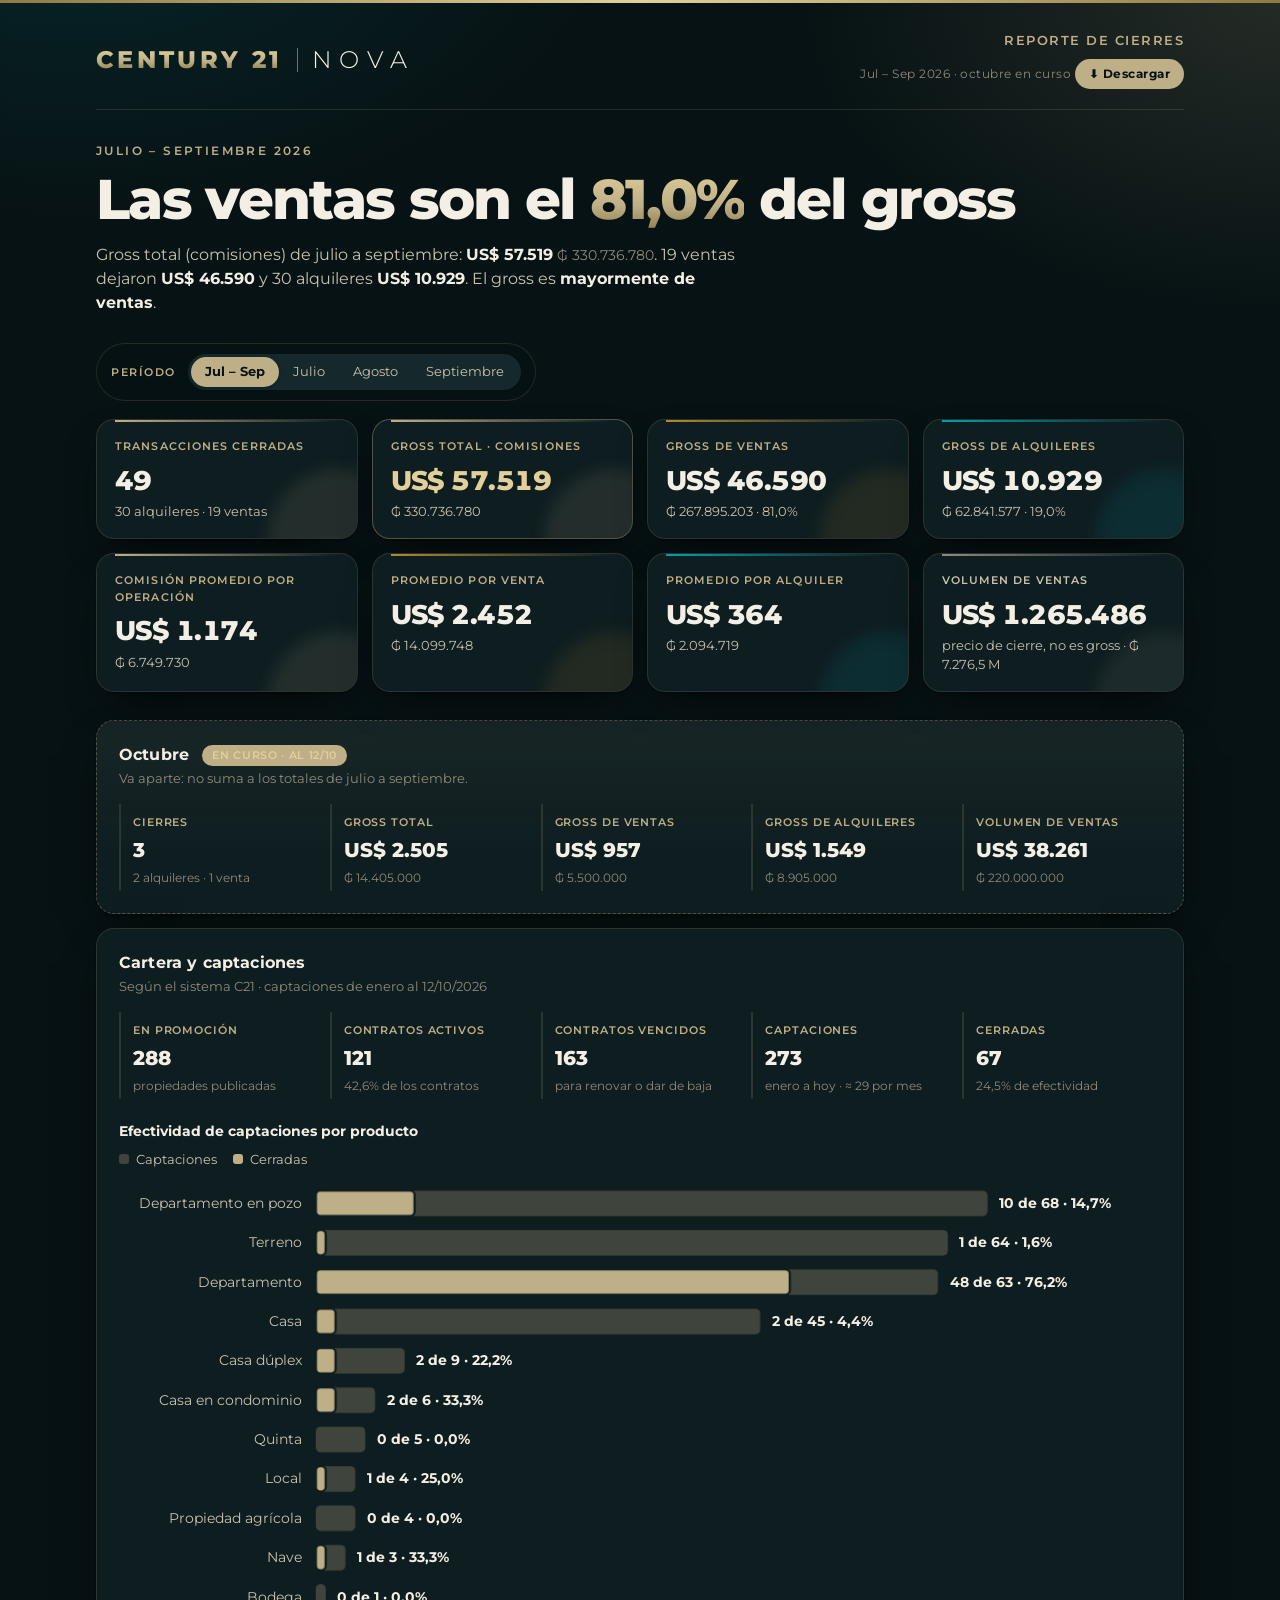
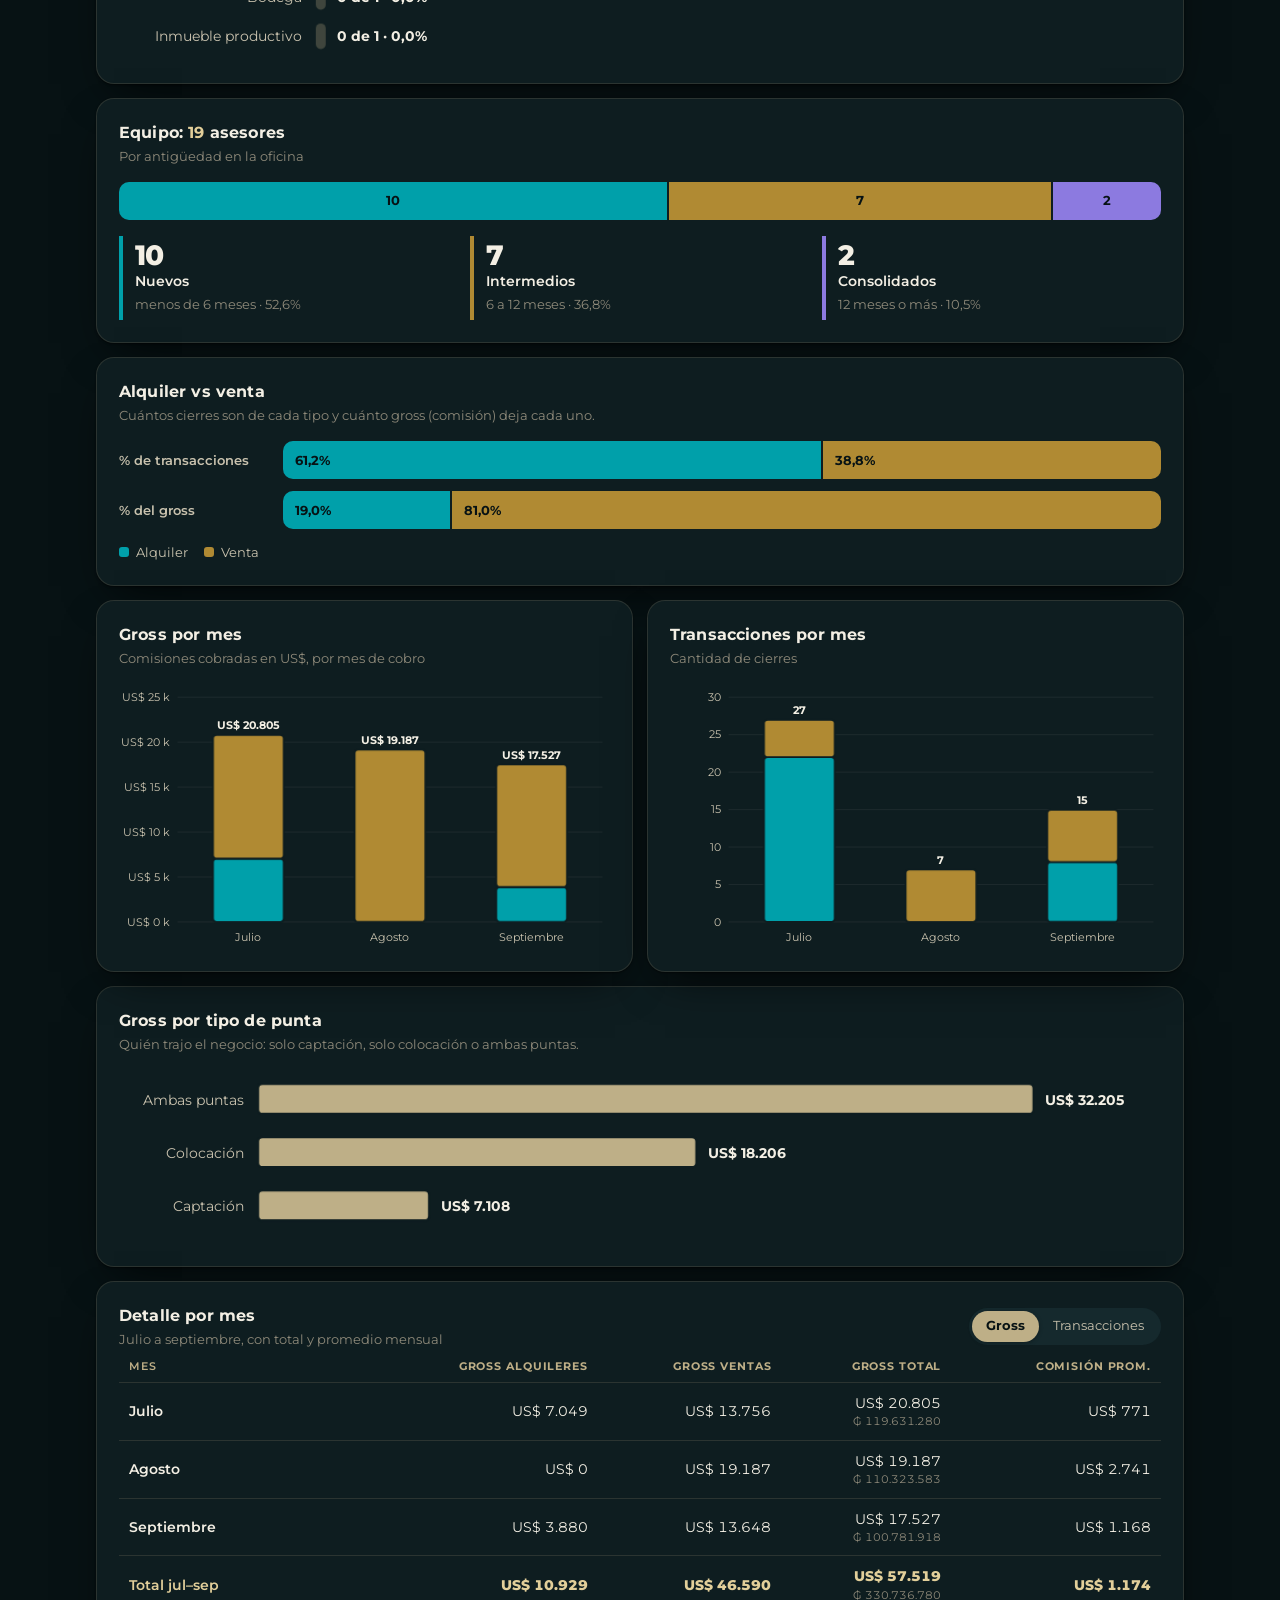
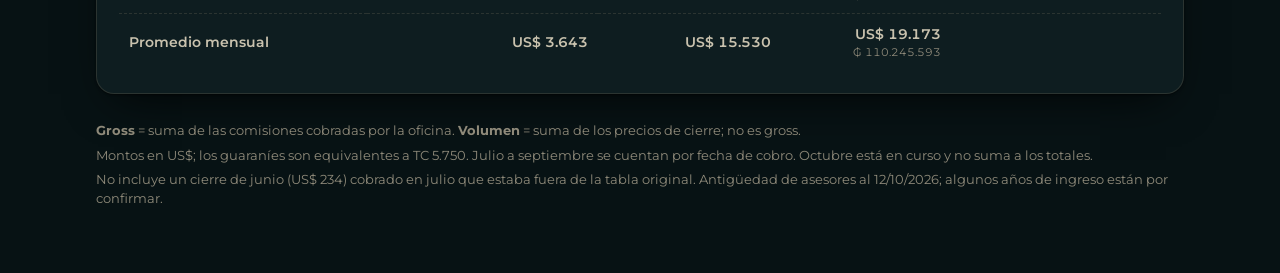
<file: index.html>
<!doctype html>
<html lang="es">
<head>
<meta charset="utf-8">
<meta name="viewport" content="width=device-width, initial-scale=1">
<meta name="robots" content="noindex, nofollow">
<title>Cierres Nova Jul–Sep</title>
<meta name="description" content="Reporte de cierres de Century 21 Nova, julio a septiembre 2026, con octubre en curso aparte: gross de ventas y alquileres, volumen y promedios.">
<link rel="preconnect" href="https://fonts.googleapis.com">
<link rel="preconnect" href="https://fonts.gstatic.com" crossorigin>
<link rel="stylesheet" href="https://fonts.googleapis.com/css2?family=Montserrat:wght@300;400;600;700;800&display=swap">
<link rel="stylesheet" href="style.css">
</head>
<body>
<div class="wrap">

  <header class="top">
    <div class="logo-c21" role="img" aria-label="Century 21 Nova">
      <span class="word">CENTURY 21</span><span class="bar"></span><span class="nova">NOVA</span>
    </div>
    <div class="meta"><b>Reporte de cierres</b>Jul – Sep 2026 · octubre en curso
      <!--descarga--><a class="btn-dl" href="reporte-nova.html" download="Reporte cierres Nova.html">⬇ Descargar</a><!--/descarga-->
    </div>
  </header>

  <section class="hero">
    <div class="eyebrow" id="eyebrow">Julio – septiembre 2026</div>
    <h1><span id="heroLead">Las ventas son el</span> <span class="grad" id="heroPct">—</span> del gross</h1>
    <p id="heroTxt"></p>
  </section>

  <nav class="filtro" aria-label="Filtrar por mes">
    <span>Período</span>
    <div class="seg" id="periodo" role="group" aria-label="Período">
      <button type="button" data-p="todo" aria-pressed="true">Jul – Sep</button>
      <button type="button" data-p="jul" aria-pressed="false">Julio</button>
      <button type="button" data-p="ago" aria-pressed="false">Agosto</button>
      <button type="button" data-p="sep" aria-pressed="false">Septiembre</button>
    </div>
  </nav>

  <section class="kpis" aria-label="Gross">
    <div class="kpi"><small>Transacciones cerradas</small><div class="v" data-n="total" data-f="int">0</div><div class="s" id="sTotal"></div></div>
    <div class="kpi gold"><small>Gross total · comisiones</small><div class="v" data-n="gross" data-f="usd">0</div><div class="s" id="sGross"></div></div>
    <div class="kpi ven"><small>Gross de ventas</small><div class="v" data-n="venG" data-f="usd">0</div><div class="s" id="sVenG"></div></div>
    <div class="kpi alq"><small>Gross de alquileres</small><div class="v" data-n="alqG" data-f="usd">0</div><div class="s" id="sAlqG"></div></div>
  </section>
  <section class="kpis second" aria-label="Promedios y volumen">
    <div class="kpi"><small>Comisión promedio por operación</small><div class="v" data-n="avg" data-f="usd">0</div><div class="s" id="sAvg"></div></div>
    <div class="kpi ven"><small>Promedio por venta</small><div class="v" data-n="avgVen" data-f="usd">0</div><div class="s" id="sAvgVen"></div></div>
    <div class="kpi alq"><small>Promedio por alquiler</small><div class="v" data-n="avgAlq" data-f="usd">0</div><div class="s" id="sAvgAlq"></div></div>
    <div class="kpi vol"><small>Volumen de ventas</small><div class="v" data-n="venP" data-f="usd">0</div><div class="s" id="sVol"></div></div>
  </section>

  <section class="card oct" aria-label="Octubre en curso">
    <div class="oct-head">
      <div><h2>Octubre <span class="tag">en curso · al 12/10</span></h2>
      <p class="sub">Va aparte: no suma a los totales de julio a septiembre.</p></div>
    </div>
    <div class="oct-grid" id="octGrid"></div>
  </section>

  <section class="card capt" aria-label="Cartera y captaciones">
    <h2>Cartera y captaciones</h2>
    <p class="sub">Según el sistema C21 · captaciones de enero al 12/10/2026</p>
    <div class="oct-grid" id="cartGrid"></div>
    <h3 class="capt-h">Efectividad de captaciones por producto</h3>
    <div class="legend"><span style="--c:var(--capt)">Captaciones</span><span style="--c:var(--gold)">Cerradas</span></div>
    <svg class="chart" id="cCapt" role="img" aria-label="Captaciones y cerradas por tipo de producto"></svg>
  </section>

  <section class="card versus">
    <h2>Equipo: <span id="nEquipo">19</span> asesores</h2>
    <p class="sub">Por antigüedad en la oficina</p>
    <div class="bar100 team" id="bEquipo"></div>
    <div class="team-list" id="equipo"></div>
  </section>

  <section class="card versus">
    <h2>Alquiler vs venta</h2>
    <p class="sub">Cuántos cierres son de cada tipo y cuánto gross (comisión) deja cada uno.</p>
    <div class="vs-row"><span>% de transacciones</span><div class="bar100" id="bTrans"></div></div>
    <div class="vs-row"><span>% del gross</span><div class="bar100" id="bGross"></div></div>
    <div class="legend"><span style="--c:var(--alq)">Alquiler</span><span style="--c:var(--ven)">Venta</span></div>
  </section>

  <section class="grid2">
    <div class="card"><h2>Gross por mes</h2><p class="sub">Comisiones cobradas en US$, por mes de cobro</p><svg class="chart" id="cGross" role="img" aria-label="Gross por mes, alquiler y venta"></svg></div>
    <div class="card"><h2>Transacciones por mes</h2><p class="sub">Cantidad de cierres</p><svg class="chart" id="cTrans" role="img" aria-label="Transacciones por mes, alquiler y venta"></svg></div>
  </section>

  <section class="card" style="margin-bottom:14px">
    <h2>Gross por tipo de punta</h2>
    <p class="sub">Quién trajo el negocio: solo captación, solo colocación o ambas puntas.</p>
    <svg class="chart" id="cLados" role="img" aria-label="Gross por tipo de punta"></svg>
  </section>

  <section class="card">
    <div class="head-row">
      <div><h2>Detalle por mes</h2><p class="sub" style="margin-bottom:0">Julio a septiembre, con total y promedio mensual</p></div>
      <div class="seg" id="vista" role="group" aria-label="Vista">
        <button type="button" data-v="gross" aria-pressed="true">Gross</button>
        <button type="button" data-v="trans" aria-pressed="false">Transacciones</button>
      </div>
    </div>
    <div class="scroll"><table id="tbl"></table></div>
  </section>

  <footer class="foot">
    <p><b>Gross</b> = suma de las comisiones cobradas por la oficina. <b>Volumen</b> = suma de los precios de cierre; no es gross.</p>
    <p>Montos en US$; los guaraníes son equivalentes a TC 5.750. Julio a septiembre se cuentan por fecha de cobro. Octubre está en curso y no suma a los totales.</p>
    <p>No incluye un cierre de junio (US$ 234) cobrado en julio que estaba fuera de la tabla original. Antigüedad de asesores al 12/10/2026; algunos años de ingreso están por confirmar.</p>
  </footer>
</div>
<div class="tip" id="tip" role="status"></div>

<script>
/* Datos agregados (sin nombres de clientes ni teléfonos). Montos en US$. */
const TC = 5750;
const D = {
  meses: ['Julio', 'Agosto', 'Septiembre'],
  alq: { n: [22, 0, 8], g: [7049.25, 0, 3879.72],   p: [7578.14, 0, 6483.96] },
  ven: { n: [5, 7, 7],  g: [13756.19, 19186.71, 13647.57], p: [407728, 453989, 403768.66] },
  lados: [
    /* "Capta/Coloca" de la planilla se cuenta como Ambas puntas (mismo concepto) */
    { k: 'Ambas puntas', n: [19, 5, 3], g: [9845.00 + 1513.83, 14700.75, 5899.00 + 246.55] },
    { k: 'Colocación',   n: [6, 0, 11], g: [8009.14, 0, 10196.74] },
    { k: 'Captación',    n: [2, 2, 1],  g: [1437.47, 4485.96, 1185.00] }
  ],
  /* Octubre al 12/10: 2 cierres en Gs (convertidos a TC) y 1 en US$ */
  oct: { alqN: 2, venN: 1, alqG: 1430000 / TC + 1300, venG: 5500000 / TC, venP: 220000000 / TC },
  /* Cartera y captaciones: dashboard del sistema C21 (12/10/2026) */
  cartera: { promocion: 288, activos: 121, vencidos: 163 },
  captaciones: [
    { k: 'Departamento en pozo', c: 68, x: 10 },
    { k: 'Terreno', c: 64, x: 1 },
    { k: 'Departamento', c: 63, x: 48 },
    { k: 'Casa', c: 45, x: 2 },
    { k: 'Casa dúplex', c: 9, x: 2 },
    { k: 'Casa en condominio', c: 6, x: 2 },
    { k: 'Quinta', c: 5, x: 0 },
    { k: 'Local', c: 4, x: 1 },
    { k: 'Propiedad agrícola', c: 4, x: 0 },
    { k: 'Nave', c: 3, x: 1 },
    { k: 'Bodega', c: 1, x: 0 },
    { k: 'Inmueble productivo', c: 1, x: 0 }
  ],
  /* Asesores por antigüedad al 12/10/2026 (años de ingreso por confirmar) */
  equipo: [
    { k: 'Nuevos', d: 'menos de 6 meses', n: 10, c: 'var(--alq)' },
    { k: 'Intermedios', d: '6 a 12 meses', n: 7, c: 'var(--ven)' },
    { k: 'Consolidados', d: '12 meses o más', n: 2, c: 'var(--aqua)' }
  ]
};
const PERIODOS = {
  todo: { idx: [0, 1, 2], label: 'julio a septiembre', eyebrow: 'Julio – septiembre 2026' },
  jul:  { idx: [0], label: 'julio', eyebrow: 'Julio 2026' },
  ago:  { idx: [1], label: 'agosto', eyebrow: 'Agosto 2026' },
  sep:  { idx: [2], label: 'septiembre', eyebrow: 'Septiembre 2026 · último mes cerrado' }
};

const sum = a => a.reduce((x, y) => x + y, 0);
const pick = (arr, idx) => idx.map(i => arr[i]);
const div = (a, b) => b ? a / b : 0;
const fmtN = v => Math.round(v).toLocaleString('es-PY');
const usd = v => 'US$ ' + fmtN(v);
const gs = v => '₲ ' + fmtN(v * TC);
const gsM = v => '₲ ' + (v * TC / 1e6).toLocaleString('es-PY', { maximumFractionDigits: 1 }) + ' M';
const pct = v => (v * 100).toFixed(1).replace('.', ',') + '%';
const plural = (n, s, p) => n + ' ' + (n === 1 ? s : p);
const $ = s => document.querySelector(s);
const NS = 'http://www.w3.org/2000/svg';
const el = (tag, attrs = {}, parent) => {
  const e = document.createElementNS(NS, tag);
  for (const k in attrs) e.setAttribute(k, attrs[k]);
  if (parent) parent.appendChild(e);
  return e;
};
const reduce = matchMedia('(prefers-reduced-motion: reduce)').matches;
const twoFrames = fn => requestAnimationFrame(() => requestAnimationFrame(fn));

function totales(idx) {
  const T = {
    alqN: sum(pick(D.alq.n, idx)), venN: sum(pick(D.ven.n, idx)),
    alqG: sum(pick(D.alq.g, idx)), venG: sum(pick(D.ven.g, idx)),
    venP: sum(pick(D.ven.p, idx))
  };
  T.total = T.alqN + T.venN; T.gross = T.alqG + T.venG;
  T.avg = div(T.gross, T.total); T.avgAlq = div(T.alqG, T.alqN); T.avgVen = div(T.venG, T.venN);
  return T;
}
let T = totales([0, 1, 2]);

/* ---- Tooltip ---- */
const tip = $('#tip');
function showTip(e, html) {
  tip.innerHTML = html; tip.classList.add('on');
  const w = tip.offsetWidth;
  tip.style.left = Math.min(innerWidth - w - 8, Math.max(8, e.clientX + 14)) + 'px';
  tip.style.top = (e.clientY + 16) + 'px';
}
const hideTip = () => tip.classList.remove('on');

/* ---- Octubre (aparte, fijo) ---- */
(function () {
  const O = D.oct, n = O.alqN + O.venN, g = O.alqG + O.venG;
  const items = [
    ['Cierres', String(n), `${plural(O.alqN, 'alquiler', 'alquileres')} · ${plural(O.venN, 'venta', 'ventas')}`],
    ['Gross total', usd(g), gs(g)],
    ['Gross de ventas', usd(O.venG), gs(O.venG)],
    ['Gross de alquileres', usd(O.alqG), gs(O.alqG)],
    ['Volumen de ventas', usd(O.venP), gs(O.venP)]
  ];
  $('#octGrid').innerHTML = items.map(([k, v, s]) => `<div><small>${k}</small><b>${v}</b><span>${s}</span></div>`).join('');
})();

/* ---- Cartera y captaciones (no depende del filtro) ---- */
(function () {
  /* enero al 12/10/2026 = 9 meses y 12 días */
  const MESES_CAPT = 9 + 12 / 31;
  const C = D.cartera, tc = sum(D.captaciones.map(d => d.c)), tx = sum(D.captaciones.map(d => d.x));
  const items = [
    ['En promoción', fmtN(C.promocion), 'propiedades publicadas'],
    ['Contratos activos', fmtN(C.activos), pct(div(C.activos, C.activos + C.vencidos)) + ' de los contratos'],
    ['Contratos vencidos', fmtN(C.vencidos), 'para renovar o dar de baja'],
    ['Captaciones', fmtN(tc), 'enero a hoy · ≈ ' + fmtN(tc / MESES_CAPT) + ' por mes'],
    ['Cerradas', fmtN(tx), pct(div(tx, tc)) + ' de efectividad']
  ];
  $('#cartGrid').innerHTML = items.map(([k, v, s]) => `<div><small>${k}</small><b>${v}</b><span>${s}</span></div>`).join('');

  const svg = $('#cCapt'), rows = D.captaciones, W = 900, rowH = 34, m = { l: 170, r: 150, t: 4 };
  const H = m.t + rowH * rows.length + 4, iw = W - m.l - m.r, max = Math.max(...rows.map(d => d.c));
  svg.setAttribute('viewBox', `0 0 ${W} ${H}`);
  rows.forEach((d, i) => {
    const y = m.t + i * rowH, wc = d.c / max * iw, wx = d.x / max * iw;
    el('text', { x: m.l - 12, y: y + 21, 'text-anchor': 'end' }, svg).textContent = d.k;
    const g = el('g', { class: 'growx', style: `animation-delay:${i * .04}s` }, svg);
    el('rect', { x: m.l, y: y + 6, width: wc, height: 22, rx: 4, fill: 'var(--capt)' }, g);
    if (d.x) el('rect', { x: m.l, y: y + 6, width: wx, height: 22, rx: 4, class: 'seg', fill: 'var(--gold)' }, g);
    el('text', { x: m.l + wc + 10, y: y + 21, class: 'val' }, svg).textContent = `${d.x} de ${d.c} · ${pct(div(d.x, d.c))}`;
    const hit = el('rect', { x: m.l, y: y + 2, width: iw, height: rowH - 4, fill: 'transparent' }, svg);
    hit.addEventListener('mousemove', e => showTip(e, `<b>${d.k}</b>${plural(d.c, 'captación', 'captaciones')} · ${plural(d.x, 'cerrada', 'cerradas')}<br>Efectividad ${pct(div(d.x, d.c))}`));
    hit.addEventListener('mouseleave', hideTip);
  });
})();

/* ---- Equipo (no depende del filtro) ---- */
(function () {
  const tot = sum(D.equipo.map(e => e.n)), bar = $('#bEquipo'), list = $('#equipo');
  $('#nEquipo').textContent = tot;
  D.equipo.forEach(e => {
    const i = document.createElement('i'); i.style.background = e.c; i.textContent = e.n;
    i.title = `${e.k} (${e.d}): ${e.n} asesores`;
    bar.appendChild(i);
    twoFrames(() => { i.style.width = (e.n / tot * 100) + '%'; });
    const li = document.createElement('div'); li.className = 'team-item'; li.style.setProperty('--c', e.c);
    li.innerHTML = `<b>${e.n}</b><span>${e.k}</span><small>${e.d} · ${pct(e.n / tot)}</small>`;
    list.appendChild(li);
  });
})();

/* ---- Contadores animados (desde el valor actual al nuevo) ---- */
function contadores() {
  document.querySelectorAll('[data-n]').forEach(n => {
    const end = T[n.dataset.n], f = n.dataset.f === 'usd' ? usd : v => Math.round(v);
    const start = Number(n.dataset.cur || 0); n.dataset.cur = end;
    if (reduce) { n.textContent = f(end); return; }
    const t0 = performance.now(), dur = 800;
    const tick = t => {
      const p = Math.min(1, (t - t0) / dur), e = 1 - Math.pow(1 - p, 3);
      n.textContent = f(start + (end - start) * e);
      if (p < 1) requestAnimationFrame(tick);
    };
    requestAnimationFrame(tick);
  });
}

/* ---- Barras 100% ---- */
function bar100(id, a, v, label) {
  const box = $(id), tot = a + v;
  if (!box.children.length) {
    ['a', 'v'].forEach(c => { const i = document.createElement('i'); i.className = c; box.appendChild(i); });
  }
  [[box.children[0], a, 'Alquiler: '], [box.children[1], v, 'Venta: ']].forEach(([i, x, name]) => {
    i.textContent = x ? pct(div(x, tot)) : '';
    i.title = name + label(x);
    twoFrames(() => { i.style.width = (div(x, tot) * 100) + '%'; });
  });
}

/* ---- Columnas apiladas por mes (los meses fuera del filtro quedan atenuados) ---- */
function stacked(id, a, v, fmt, title, idx, tickFmt = fmt, tipFmt = fmt) {
  const svg = $(id); svg.innerHTML = '';
  const W = 520, H = 280, m = { l: 62, r: 8, t: 14, b: 28 }, iw = W - m.l - m.r, ih = H - m.t - m.b;
  svg.setAttribute('viewBox', `0 0 ${W} ${H}`);
  const tot = a.map((x, i) => x + v[i]);
  const rawMax = Math.max(...tot), mag = Math.pow(10, Math.floor(Math.log10(rawMax)));
  const step = mag / (rawMax / mag > 5 ? 1 : 2), max = Math.ceil(rawMax / step) * step;
  for (let t = 0; t <= max + 1e-9; t += step) {
    const y = m.t + ih - t / max * ih;
    el('line', { x1: m.l, x2: W - m.r, y1: y, y2: y, class: 'grid' }, svg);
    el('text', { x: m.l - 8, y: y + 4, 'text-anchor': 'end' }, svg).textContent = tickFmt(t);
  }
  const cols = D.meses.length, bw = Math.min(90, iw / cols * .5);
  D.meses.forEach((mes, i) => {
    const off = !idx.includes(i);
    const cx = m.l + iw / cols * (i + .5);
    const g = el('g', { class: 'grow' + (off ? ' off' : ''), style: `animation-delay:${i * .1}s` }, svg);
    let y = m.t + ih;
    [[a[i], 'alq', 'Alquiler'], [v[i], 'ven', 'Venta']].forEach(([val, c, name]) => {
      if (!val) return;
      const h = val / max * ih; y -= h;
      const r = el('rect', { x: cx - bw / 2, y, width: bw, height: h, rx: 4, class: 'seg', fill: `var(--${c})` }, g);
      r.addEventListener('mousemove', e => showTip(e, `<b>${mes} · ${name}</b>${title}: ${tipFmt(val)}`));
      r.addEventListener('mouseleave', hideTip);
    });
    el('text', { x: cx, y: H - 8, 'text-anchor': 'middle', class: off ? 'off' : '' }, svg).textContent = mes;
    el('text', { x: cx, y: y - 6, 'text-anchor': 'middle', class: 'val' + (off ? ' off' : '') }, svg).textContent = fmt(tot[i]);
  });
}

/* ---- Barras horizontales: lados ---- */
function lados(idx) {
  const svg = $('#cLados'); svg.innerHTML = '';
  const rows = D.lados.map(d => ({ k: d.k, n: sum(pick(d.n, idx)), g: sum(pick(d.g, idx)) }))
    .filter(d => d.n).sort((x, y) => y.g - x.g);
  const W = 900, rowH = 46, m = { l: 120, r: 110, t: 6 }, H = m.t + rowH * rows.length + 6;
  svg.setAttribute('viewBox', `0 0 ${W} ${H}`);
  const max = Math.max(...rows.map(d => d.g)), iw = W - m.l - m.r;
  rows.forEach((d, i) => {
    const y = m.t + i * rowH, w = d.g / max * iw;
    el('text', { x: m.l - 12, y: y + 24, 'text-anchor': 'end' }, svg).textContent = d.k;
    const r = el('rect', { x: m.l, y: y + 6, width: w, height: 26, rx: 4, class: 'seg growx', fill: 'var(--gold)', style: `animation-delay:${i * .08}s` }, svg);
    el('text', { x: m.l + w + 10, y: y + 24, class: 'val' }, svg).textContent = usd(d.g);
    r.addEventListener('mousemove', e => showTip(e, `<b>${d.k}</b>${plural(d.n, 'cierre', 'cierres')} · ${usd(d.g)} (${gs(d.g)})<br>Promedio ${usd(d.g / d.n)} · ${pct(div(d.g, T.gross))} del gross`));
    r.addEventListener('mouseleave', hideTip);
  });
}

/* ---- Tabla (vista alternable) ---- */
let vista = 'gross', sel = PERIODOS.todo.idx;
function table() {
  const g = vista === 'gross', f = g ? usd : v => (Math.round(v * 10) / 10).toLocaleString('es-PY');
  const A = g ? D.alq.g : D.alq.n, V = g ? D.ven.g : D.ven.n;
  const cell = (v, sub) => `<td>${f(v)}${g && sub ? `<small>${gs(v)}</small>` : ''}</td>`;
  let h = `<thead><tr><th>Mes</th><th>${g ? 'Gross alquileres' : 'Alquileres'}</th><th>${g ? 'Gross ventas' : 'Ventas'}</th><th>${g ? 'Gross total' : 'Total'}</th>${g ? '<th>Comisión prom.</th>' : ''}</tr></thead><tbody>`;
  sel.forEach(i => {
    const tn = D.alq.n[i] + D.ven.n[i];
    h += `<tr><td>${D.meses[i]}</td>${cell(A[i])}${cell(V[i])}${cell(A[i] + V[i], true)}${g ? `<td>${usd(div(D.alq.g[i] + D.ven.g[i], tn))}</td>` : ''}</tr>`;
  });
  const sa = sum(pick(A, sel)), sv = sum(pick(V, sel)), k = sel.length;
  h += `</tbody><tfoot><tr><td>Total ${k > 1 ? 'jul–sep' : ''}</td>${cell(sa)}${cell(sv)}${cell(sa + sv, true)}${g ? `<td>${usd(T.avg)}</td>` : ''}</tr>`;
  if (k > 1) h += `<tr class="avg"><td>Promedio mensual</td>${cell(sa / k)}${cell(sv / k)}${cell((sa + sv) / k, true)}${g ? '<td></td>' : ''}</tr>`;
  h += '</tfoot>';
  $('#tbl').innerHTML = h;
}
document.querySelectorAll('#vista button').forEach(b => b.addEventListener('click', () => {
  document.querySelectorAll('#vista button').forEach(x => x.setAttribute('aria-pressed', x === b));
  vista = b.dataset.v; table();
}));

/* ---- Render según período ---- */
function render(key) {
  const P = PERIODOS[key]; sel = P.idx; T = totales(sel);
  const ganaVenta = T.venG >= T.alqG, may = ganaVenta ? T.venG : T.alqG;
  $('#eyebrow').textContent = P.eyebrow;
  $('#heroLead').textContent = ganaVenta ? 'Las ventas son el' : 'Los alquileres son el';
  $('#heroPct').textContent = pct(div(may, T.gross));
  $('#heroTxt').innerHTML =
    `Gross total (comisiones) de ${P.label}: <strong>${usd(T.gross)}</strong> <span class="gs">${gs(T.gross)}</span>. ` +
    `${plural(T.venN, 'venta', 'ventas')} dejaron <strong>${usd(T.venG)}</strong> y ${plural(T.alqN, 'alquiler', 'alquileres')} <strong>${usd(T.alqG)}</strong>. ` +
    `El gross es <strong>${div(T.venG, T.gross) >= .6 ? 'mayormente de ventas' : div(T.venG, T.gross) <= .4 ? 'mayormente de alquileres' : 'mixto'}</strong>.`;
  $('#sTotal').textContent = `${plural(T.alqN, 'alquiler', 'alquileres')} · ${plural(T.venN, 'venta', 'ventas')}`;
  $('#sGross').textContent = gs(T.gross);
  $('#sVenG').textContent = `${gs(T.venG)} · ${pct(div(T.venG, T.gross))}`;
  $('#sAlqG').textContent = `${gs(T.alqG)} · ${pct(div(T.alqG, T.gross))}`;
  $('#sAvg').textContent = gs(T.avg);
  $('#sAvgVen').textContent = gs(T.avgVen);
  $('#sAvgAlq').textContent = gs(T.avgAlq);
  $('#sVol').textContent = 'precio de cierre, no es gross · ' + gsM(T.venP);
  contadores();
  bar100('#bTrans', T.alqN, T.venN, x => plural(x, 'cierre', 'cierres'));
  bar100('#bGross', T.alqG, T.venG, x => usd(x) + ' · ' + gs(x));
  stacked('#cGross', D.alq.g, D.ven.g, usd, 'Gross', sel, v => 'US$ ' + (v / 1000).toLocaleString('es-PY') + ' k', v => usd(v) + '<br>' + gs(v));
  stacked('#cTrans', D.alq.n, D.ven.n, v => String(v), 'Cierres', sel);
  lados(sel);
  table();
}

document.querySelectorAll('#periodo button').forEach(b => b.addEventListener('click', () => {
  document.querySelectorAll('#periodo button').forEach(x => x.setAttribute('aria-pressed', x === b));
  render(b.dataset.p);
}));
render('todo');
</script>
</body>
</html>
</file>
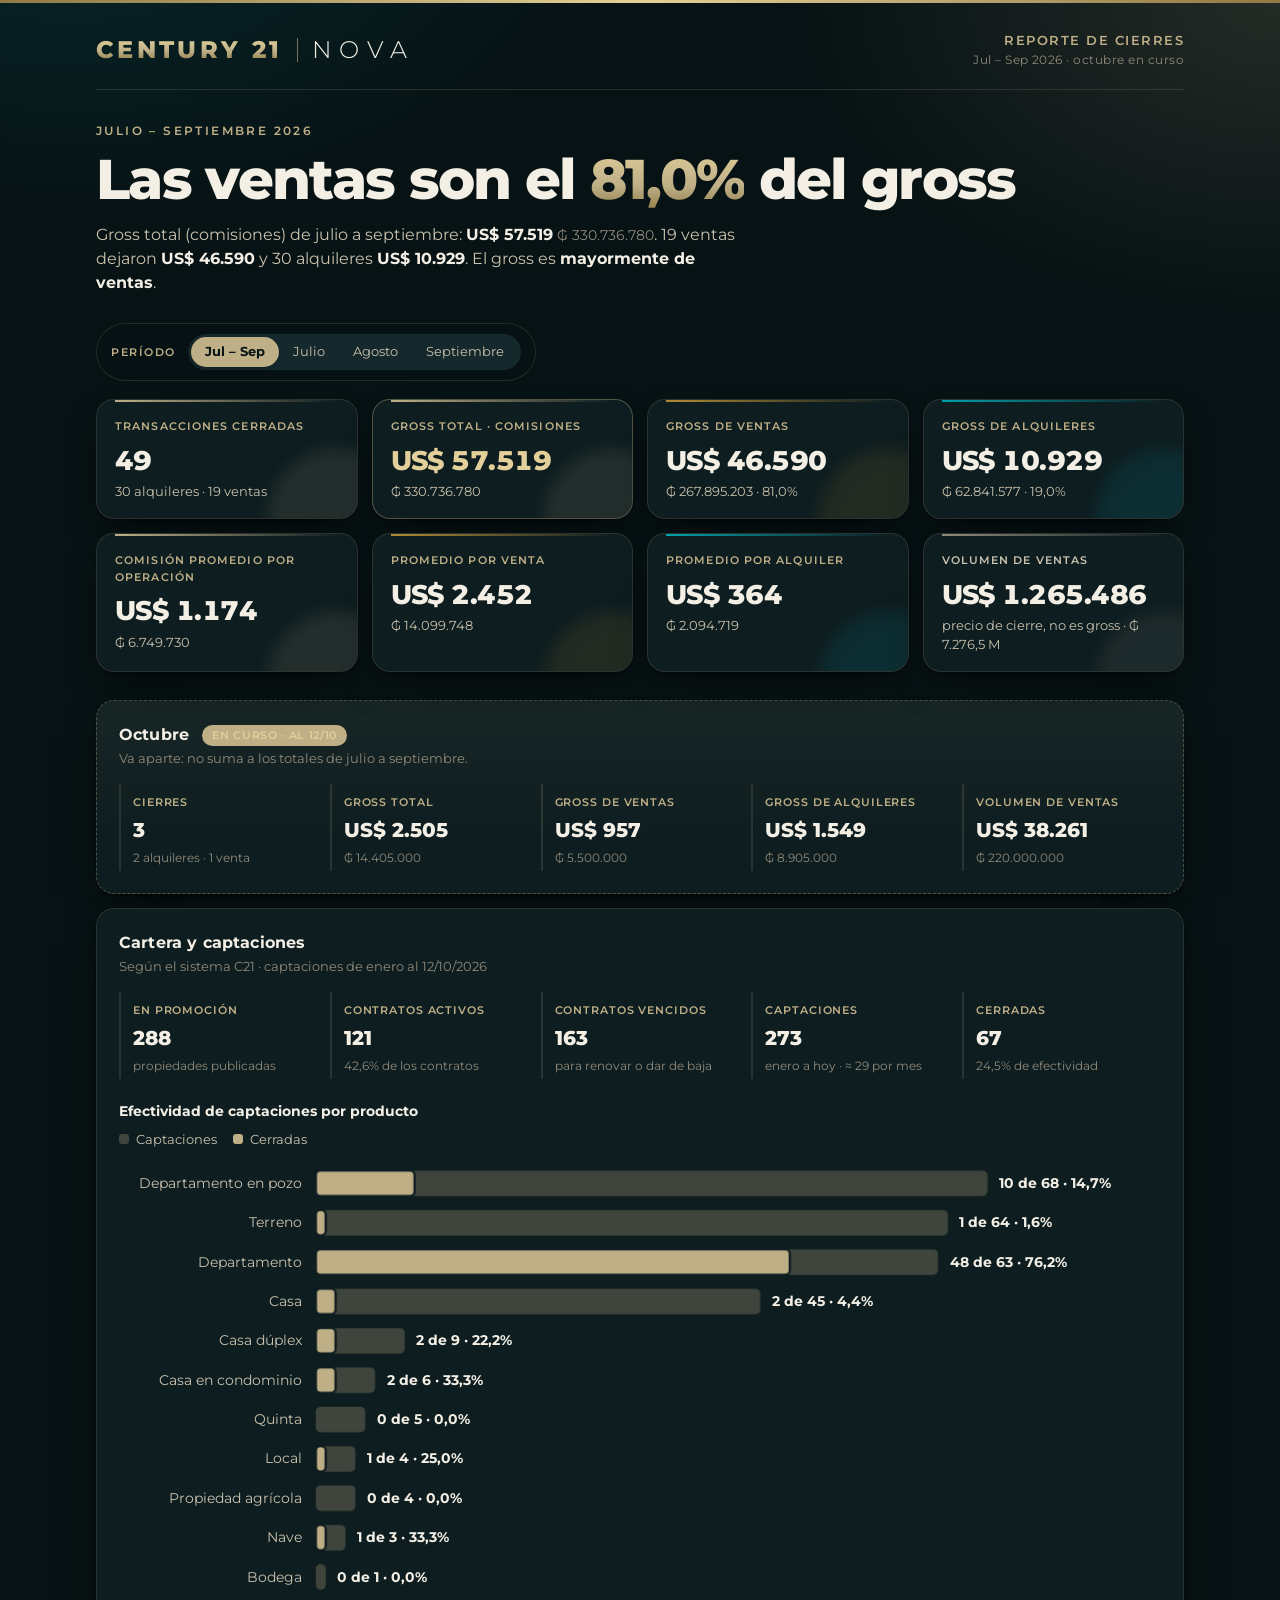
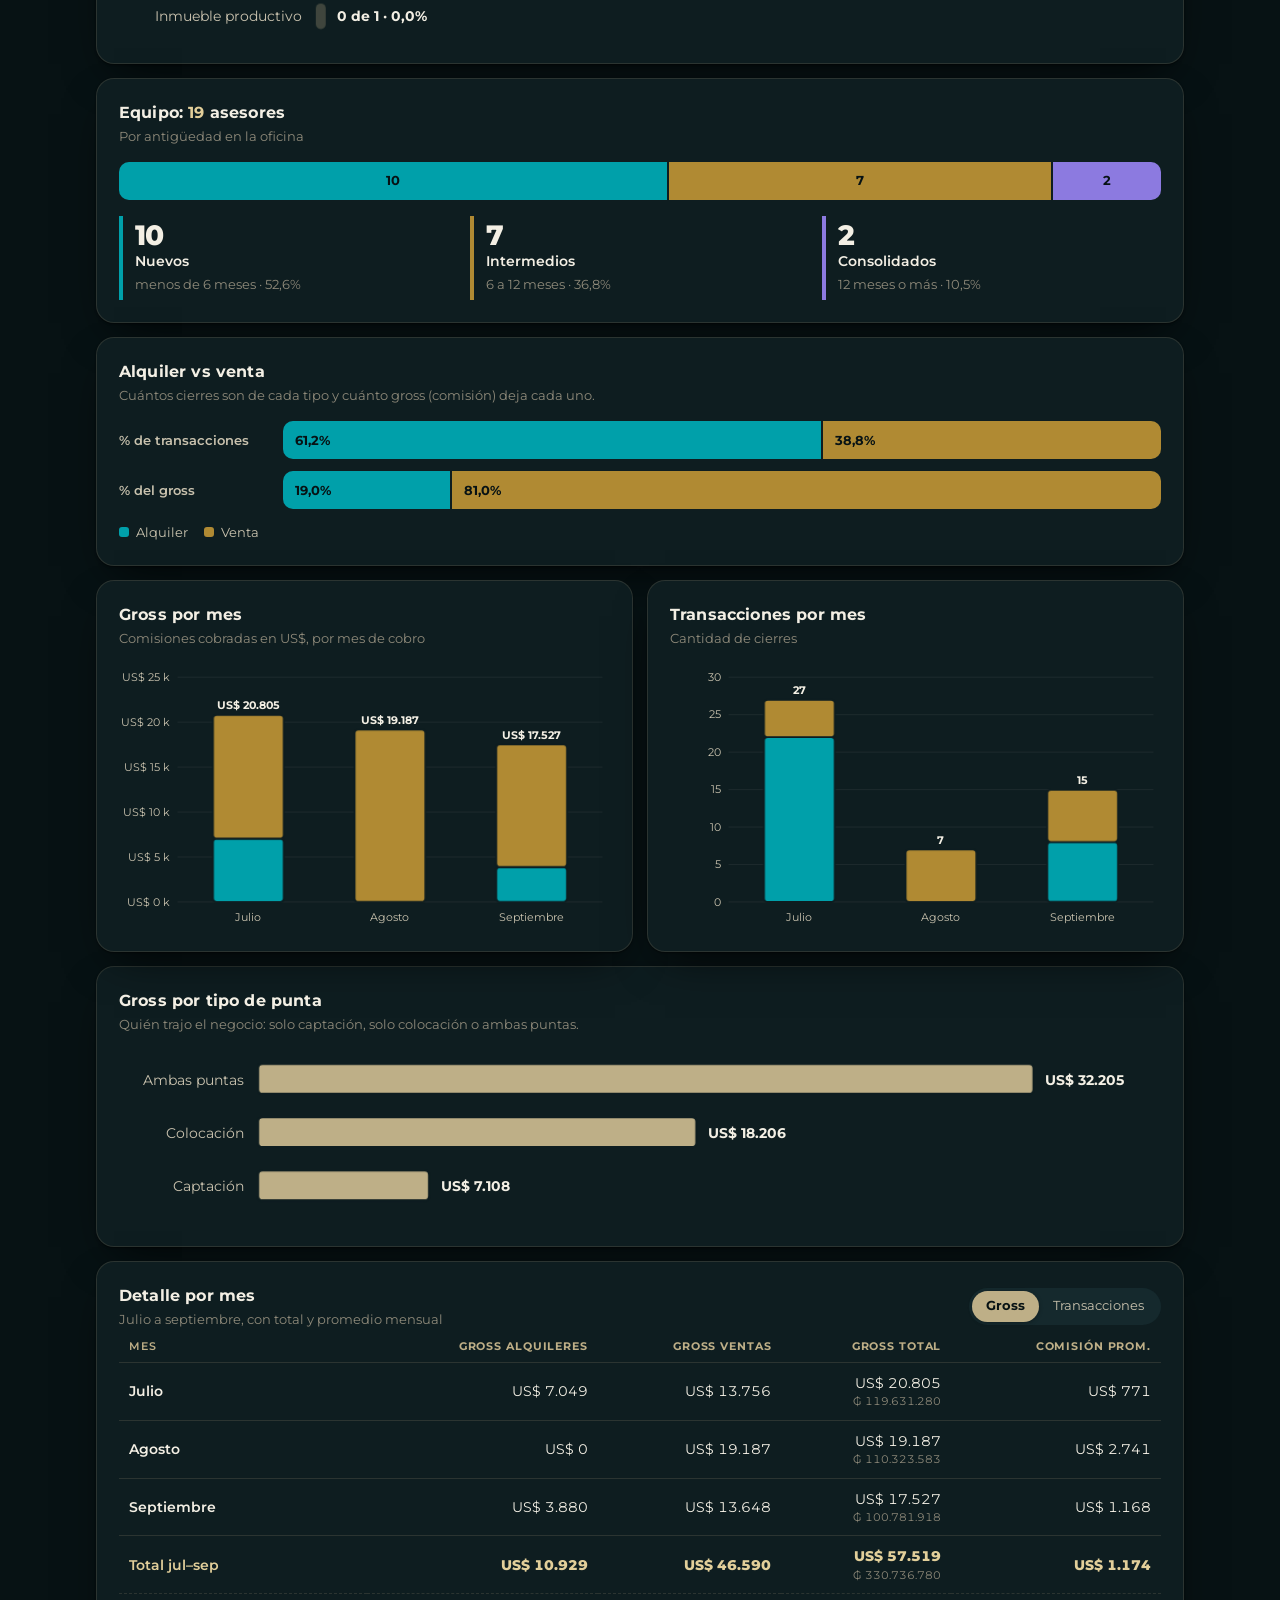
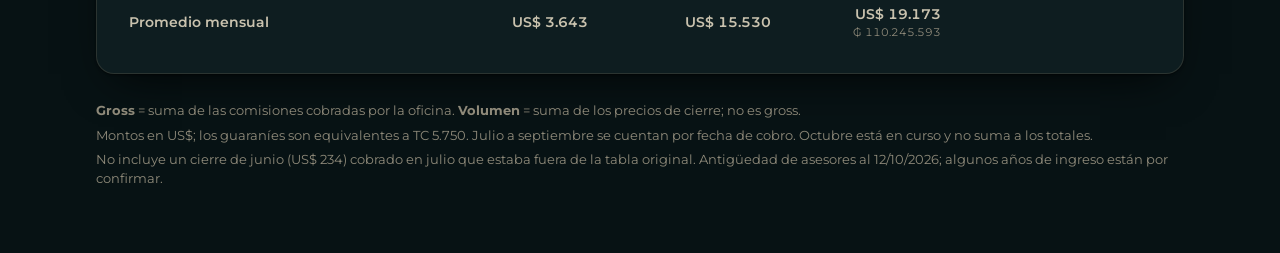
<file: reporte-nova.html>
<!doctype html>
<html lang="es">
<head>
<meta charset="utf-8">
<meta name="viewport" content="width=device-width, initial-scale=1">
<meta name="robots" content="noindex, nofollow">
<title>Cierres Nova Jul–Sep</title>
<meta name="description" content="Reporte de cierres de Century 21 Nova, julio a septiembre 2026, con octubre en curso aparte: gross de ventas y alquileres, volumen y promedios.">
<link rel="preconnect" href="https://fonts.googleapis.com">
<link rel="preconnect" href="https://fonts.gstatic.com" crossorigin>
<link rel="stylesheet" href="https://fonts.googleapis.com/css2?family=Montserrat:wght@300;400;600;700;800&display=swap">
<style>
/* Reporte de cierres · Century 21 Nova — hoja de estilos
   Tema: dorado sobre negro petróleo */
:root {
  color-scheme: dark;
  --bg: #071214;            /* negro petróleo */
  --bg-glow-1: rgba(0, 160, 170, .14);
  --bg-glow-2: rgba(190, 175, 135, .16);
  --surface: #0e1d20;
  --surface-2: #15292d;
  --border: rgba(190, 175, 135, .16);
  --text: #f3efe4;
  --text-2: #c9c2ae;
  --text-3: #8f8a7a;
  --grid: rgba(243, 239, 228, .07);
  --gold: #beaf87;          /* dorado Century 21 */
  --gold-hi: #e2cf9a;
  --gold-lo: #8f7a45;
  --alq: #00a0aa;           /* alquiler  — petróleo */
  --ven: #b08a33;           /* venta     — dorado   */
  --aqua: #8c7ae0;          /* 3.ª serie (equipo)   */
  --capt: rgba(190, 175, 135, .28); /* captaciones (fondo de la barra) */
  --on-mark: #071214;
  --shadow: 0 1px 2px rgba(0,0,0,.5), 0 18px 44px -18px rgba(0,0,0,.85);
  --radius: 18px;
  --font: "Montserrat", "Segoe UI", system-ui, -apple-system, Arial, sans-serif;
}

* { box-sizing: border-box; margin: 0; }
html { scroll-behavior: smooth; }
body {
  font-family: var(--font);
  background:
    radial-gradient(900px 520px at 6% -10%, var(--bg-glow-1), transparent 60%),
    radial-gradient(800px 520px at 100% 0%, var(--bg-glow-2), transparent 60%),
    var(--bg);
  background-attachment: fixed;
  color: var(--text);
  line-height: 1.5;
  -webkit-font-smoothing: antialiased;
}
body::before {               /* filete dorado superior */
  content: ""; position: fixed; inset: 0 0 auto 0; height: 3px; z-index: 5;
  background: linear-gradient(90deg, var(--gold-lo), var(--gold-hi), var(--gold-lo));
}
.wrap { max-width: 1120px; margin: 0 auto; padding: 32px 16px 64px; }

/* ---------- Cabecera / logo ---------- */
.top {
  display: flex; justify-content: space-between; align-items: center; gap: 12px;
  margin-bottom: 32px; padding-bottom: 20px; border-bottom: 1px solid var(--border);
}
.logo-c21 { display: flex; align-items: center; gap: 14px; text-decoration: none; }
.logo-c21 .word {
  font-weight: 800; font-size: clamp(18px, 3vw, 24px); letter-spacing: .14em; line-height: 1;
  background: linear-gradient(180deg, var(--gold-hi), var(--gold) 55%, var(--gold-lo));
  -webkit-background-clip: text; background-clip: text; color: transparent;
}
.logo-c21 .bar { width: 1px; align-self: stretch; background: var(--gold); opacity: .6; }
.logo-c21 .nova {
  font-weight: 300; font-size: clamp(18px, 3vw, 24px); letter-spacing: .32em; color: var(--text); line-height: 1;
}
.top .meta { font-size: 12px; color: var(--text-3); text-align: right; letter-spacing: .04em; }
.top .meta b { display: block; color: var(--gold); font-weight: 600; font-size: 12.5px; letter-spacing: .12em; text-transform: uppercase; }
.seg button:focus-visible { outline: 2px solid var(--gold); outline-offset: 2px; }

/* ---------- Hero ---------- */
.hero { margin-bottom: 28px; }
.eyebrow { font-size: 12px; letter-spacing: .2em; text-transform: uppercase; color: var(--gold); font-weight: 600; }
.hero h1 {
  font-size: clamp(30px, 6vw, 56px); line-height: 1.05; letter-spacing: -.03em; margin: 10px 0 14px; font-weight: 800;
}
.grad {
  background: linear-gradient(180deg, var(--gold-hi), var(--gold) 60%, var(--gold-lo));
  -webkit-background-clip: text; background-clip: text; color: transparent;
}
.hero p { color: var(--text-2); max-width: 640px; font-size: 16px; }
.hero strong { color: var(--text); }

/* ---------- KPIs ---------- */
.kpis { display: grid; grid-template-columns: repeat(4, 1fr); gap: 14px; margin-bottom: 14px; }
.kpi {
  position: relative; overflow: hidden; background: var(--surface); border: 1px solid var(--border);
  border-radius: var(--radius); padding: 18px 18px 16px; box-shadow: var(--shadow);
  transition: transform .2s; animation: rise .6s both;
}
.kpi:hover { transform: translateY(-3px); border-color: rgba(190, 175, 135, .45); }
.kpi::after {
  content: ""; position: absolute; inset: auto -20% -60% auto; width: 140px; height: 140px; border-radius: 50%;
  background: var(--accent, var(--gold)); opacity: .12; filter: blur(8px);
}
.kpi::before {
  content: ""; position: absolute; left: 18px; right: 18px; top: 0; height: 2px;
  background: linear-gradient(90deg, var(--accent, var(--gold)), transparent);
}
.kpi small { display: block; font-size: 11px; letter-spacing: .1em; text-transform: uppercase; color: var(--gold); font-weight: 600; }
.kpi .v { font-size: clamp(22px, 2.3vw, 27px); white-space: nowrap; font-weight: 800; letter-spacing: -.02em; margin-top: 6px; font-variant-numeric: tabular-nums; }
.kpi .s { font-size: 12.5px; color: var(--text-2); margin-top: 2px; }
.kpi.alq { --accent: var(--alq); }
.kpi.ven { --accent: var(--ven); }
.kpi:nth-child(2) { animation-delay: .06s; } .kpi:nth-child(3) { animation-delay: .12s; } .kpi:nth-child(4) { animation-delay: .18s; }
.kpis.second { margin-bottom: 28px; }
@keyframes rise { from { opacity: 0; transform: translateY(14px); } to { opacity: 1; transform: none; } }

/* ---------- Versus ---------- */
.card { background: var(--surface); border: 1px solid var(--border); border-radius: var(--radius); padding: 22px; box-shadow: var(--shadow); }
.card h2 { font-size: 16px; letter-spacing: .01em; }
.card h2 span { color: var(--gold-hi); }
.card .sub { font-size: 13px; color: var(--text-3); margin: 2px 0 16px; }
.versus { margin-bottom: 14px; }
.vs-row { display: grid; grid-template-columns: 150px 1fr; align-items: center; gap: 14px; margin: 12px 0; }
.vs-row > span { font-size: 13px; color: var(--text-2); font-weight: 600; }
.bar100 { display: flex; height: 38px; border-radius: 10px; overflow: hidden; background: var(--surface-2); }
.bar100 i {
  display: flex; align-items: center; padding-left: 12px; font-style: normal; font-size: 13px; font-weight: 700; color: var(--on-mark);
  width: 0; transition: width 1.1s cubic-bezier(.2,.8,.2,1); white-space: nowrap; overflow: hidden;
}
.bar100 i + i { border-left: 2px solid var(--surface); }
.bar100 .a { background: var(--alq); } .bar100 .v { background: var(--ven); }
.legend { display: flex; flex-wrap: wrap; gap: 16px; margin-top: 14px; font-size: 13px; color: var(--text-2); }
.legend span::before {
  content: ""; display: inline-block; width: 10px; height: 10px; border-radius: 3px; margin-right: 7px; background: var(--c);
}

/* ---------- Gráficas ---------- */
.grid2 { display: grid; grid-template-columns: 1fr 1fr; gap: 14px; margin-bottom: 14px; }
.chart { width: 100%; height: auto; display: block; overflow: visible; }
.chart text { font-family: var(--font); fill: var(--text-2); font-size: 12px; }
.chart .grid { stroke: var(--grid); stroke-width: 1; }
.chart .seg { stroke: var(--surface); stroke-width: 2; transition: opacity .15s, filter .15s; cursor: pointer; }
.chart .seg:hover { filter: brightness(1.12); }
.chart .val { fill: var(--text); font-weight: 700; }
.grow { transform-box: fill-box; transform-origin: bottom; animation: grow .9s cubic-bezier(.2,.8,.2,1) both; }
@keyframes grow { from { transform: scaleY(0); } to { transform: scaleY(1); } }
.growx { transform-box: fill-box; transform-origin: left; animation: growx .9s cubic-bezier(.2,.8,.2,1) both; }
@keyframes growx { from { transform: scaleX(0); } to { transform: scaleX(1); } }

.tip {
  position: fixed; z-index: 10; pointer-events: none; opacity: 0; transform: translateY(4px);
  transition: opacity .12s, transform .12s; background: #f3efe4; color: #071214; border-top: 2px solid var(--gold);
  padding: 8px 12px; border-radius: 10px; font-size: 12.5px; line-height: 1.45; box-shadow: 0 10px 30px rgba(0,0,0,.35);
}
.tip.on { opacity: 1; transform: none; }
.tip b { display: block; font-size: 13px; }

/* ---------- Tabla ---------- */
.head-row { display: flex; justify-content: space-between; align-items: center; flex-wrap: wrap; gap: 10px; }
.seg { display: inline-flex; flex-wrap: wrap; background: var(--surface-2); border-radius: 999px; padding: 3px; }
.seg button {
  font: inherit; font-size: 12.5px; border: 0; background: transparent; color: var(--text-2);
  padding: 6px 14px; border-radius: 999px; cursor: pointer;
}
.seg button[aria-pressed="true"] { background: var(--gold); color: var(--on-mark); box-shadow: 0 1px 4px rgba(0,0,0,.3); font-weight: 700; }
.scroll { overflow-x: auto; }
table { width: 100%; border-collapse: collapse; font-size: 13.5px; font-variant-numeric: tabular-nums; }
th { text-align: right; font-size: 11px; letter-spacing: .08em; text-transform: uppercase; color: var(--gold); padding: 8px 10px; border-bottom: 1px solid var(--border); }
td { text-align: right; padding: 10px; border-bottom: 1px solid var(--border); }
th:first-child, td:first-child { text-align: left; font-weight: 600; }
tfoot td { font-weight: 800; border-bottom: 0; color: var(--gold-hi); }
[hidden] { display: none !important; }

.foot { margin-top: 28px; font-size: 12.5px; color: var(--text-3); }
.foot p + p { margin-top: 6px; }

/* ---------- Responsive ---------- */
@media (max-width: 860px) {
  .kpis { grid-template-columns: repeat(2, 1fr); }
  .grid2 { grid-template-columns: 1fr; }
}
@media (max-width: 520px) {
  .vs-row { grid-template-columns: 1fr; gap: 4px; }
  .card { padding: 16px; }
}
@media (prefers-reduced-motion: reduce) {
  *, *::before, *::after { animation: none !important; transition: none !important; }
}

/* ---------- Equipo ---------- */
.bar100.team i { justify-content: center; padding-left: 0; }
.team-list { display: grid; grid-template-columns: repeat(3, 1fr); gap: 12px; margin-top: 16px; }
.team-item { border-left: 4px solid var(--c); padding: 4px 0 4px 12px; }
.team-item b { display: block; font-size: 28px; font-weight: 800; letter-spacing: -.02em; line-height: 1.1; }
.team-item span { display: block; font-size: 14px; font-weight: 600; }
.team-item small { font-size: 12.5px; color: var(--text-3); }
@media (max-width: 520px) { .team-list { grid-template-columns: 1fr; } }

/* ---------- Filtro de período ---------- */
.filtro {
  position: sticky; top: 3px; z-index: 4; display: flex; align-items: center; gap: 12px; flex-wrap: wrap;
  margin: 0 0 18px; padding: 10px 14px; border: 1px solid var(--border); border-radius: 999px;
  background: rgba(7, 18, 20, .82); backdrop-filter: blur(10px); -webkit-backdrop-filter: blur(10px);
  width: fit-content; max-width: 100%;
}
.filtro > span { font-size: 11px; letter-spacing: .14em; text-transform: uppercase; color: var(--gold); font-weight: 600; }
.chart .off { opacity: .22; transition: opacity .2s; }
@media (max-width: 520px) { .filtro { border-radius: 16px; } .seg button { padding: 6px 10px; } }

/* ---------- Gross, volumen y guaraníes ---------- */
.kpi.gold { --accent: var(--gold); border-color: rgba(190, 175, 135, .38); }
.kpi.gold .v { color: var(--gold-hi); }
.kpi.vol { --accent: var(--text-3); }
.kpi.vol small { color: var(--text-2); }
.hero .gs { color: var(--text-3); font-size: .86em; }
td small { display: block; font-size: 11px; color: var(--text-3); font-weight: 400; }
tfoot tr.avg td { color: var(--text-2); font-weight: 600; border-top: 1px dashed var(--border); }

/* ---------- Octubre (aparte) ---------- */
.card.oct { margin-bottom: 14px; border-style: dashed; border-color: rgba(190, 175, 135, .35); background: linear-gradient(180deg, rgba(190,175,135,.06), transparent 70%), var(--surface); }
.tag { display: inline-block; margin-left: 8px; padding: 2px 10px; border-radius: 999px; font-size: 11px; font-weight: 600; letter-spacing: .06em; text-transform: uppercase; color: var(--on-mark); background: var(--gold); vertical-align: middle; }
.oct-grid { display: grid; grid-template-columns: repeat(5, 1fr); gap: 12px; }
.oct-grid > div { padding: 10px 0 2px 12px; border-left: 2px solid var(--border); }
.oct-grid small { display: block; font-size: 11px; letter-spacing: .08em; text-transform: uppercase; color: var(--gold); font-weight: 600; }
.oct-grid b { display: block; font-size: 20px; font-weight: 800; margin-top: 4px; white-space: nowrap; }
.oct-grid span { font-size: 12px; color: var(--text-3); }
@media (max-width: 860px) { .oct-grid { grid-template-columns: repeat(2, 1fr); } }

/* ---------- Cartera y captaciones ---------- */
.card.capt { margin-bottom: 14px; }
.card.capt .oct-grid { margin-bottom: 22px; }
.capt-h { font-size: 14px; font-weight: 700; margin-bottom: 8px; }
.card.capt .legend { margin: 0 0 10px; }

/* ---------- Botón de descarga ---------- */
.btn-dl {
  display: inline-block; margin-top: 8px; padding: 6px 14px; border-radius: 999px;
  font-size: 12px; font-weight: 700; letter-spacing: .04em; text-decoration: none;
  color: var(--on-mark); background: var(--gold); transition: background .15s, transform .15s;
}
.btn-dl:hover { background: var(--gold-hi); transform: translateY(-1px); }
.btn-dl:focus-visible { outline: 2px solid var(--gold-hi); outline-offset: 2px; }

</style>
</head>
<body>
<div class="wrap">

  <header class="top">
    <div class="logo-c21" role="img" aria-label="Century 21 Nova">
      <span class="word">CENTURY 21</span><span class="bar"></span><span class="nova">NOVA</span>
    </div>
    <div class="meta"><b>Reporte de cierres</b>Jul – Sep 2026 · octubre en curso
      
    </div>
  </header>

  <section class="hero">
    <div class="eyebrow" id="eyebrow">Julio – septiembre 2026</div>
    <h1><span id="heroLead">Las ventas son el</span> <span class="grad" id="heroPct">—</span> del gross</h1>
    <p id="heroTxt"></p>
  </section>

  <nav class="filtro" aria-label="Filtrar por mes">
    <span>Período</span>
    <div class="seg" id="periodo" role="group" aria-label="Período">
      <button type="button" data-p="todo" aria-pressed="true">Jul – Sep</button>
      <button type="button" data-p="jul" aria-pressed="false">Julio</button>
      <button type="button" data-p="ago" aria-pressed="false">Agosto</button>
      <button type="button" data-p="sep" aria-pressed="false">Septiembre</button>
    </div>
  </nav>

  <section class="kpis" aria-label="Gross">
    <div class="kpi"><small>Transacciones cerradas</small><div class="v" data-n="total" data-f="int">0</div><div class="s" id="sTotal"></div></div>
    <div class="kpi gold"><small>Gross total · comisiones</small><div class="v" data-n="gross" data-f="usd">0</div><div class="s" id="sGross"></div></div>
    <div class="kpi ven"><small>Gross de ventas</small><div class="v" data-n="venG" data-f="usd">0</div><div class="s" id="sVenG"></div></div>
    <div class="kpi alq"><small>Gross de alquileres</small><div class="v" data-n="alqG" data-f="usd">0</div><div class="s" id="sAlqG"></div></div>
  </section>
  <section class="kpis second" aria-label="Promedios y volumen">
    <div class="kpi"><small>Comisión promedio por operación</small><div class="v" data-n="avg" data-f="usd">0</div><div class="s" id="sAvg"></div></div>
    <div class="kpi ven"><small>Promedio por venta</small><div class="v" data-n="avgVen" data-f="usd">0</div><div class="s" id="sAvgVen"></div></div>
    <div class="kpi alq"><small>Promedio por alquiler</small><div class="v" data-n="avgAlq" data-f="usd">0</div><div class="s" id="sAvgAlq"></div></div>
    <div class="kpi vol"><small>Volumen de ventas</small><div class="v" data-n="venP" data-f="usd">0</div><div class="s" id="sVol"></div></div>
  </section>

  <section class="card oct" aria-label="Octubre en curso">
    <div class="oct-head">
      <div><h2>Octubre <span class="tag">en curso · al 12/10</span></h2>
      <p class="sub">Va aparte: no suma a los totales de julio a septiembre.</p></div>
    </div>
    <div class="oct-grid" id="octGrid"></div>
  </section>

  <section class="card capt" aria-label="Cartera y captaciones">
    <h2>Cartera y captaciones</h2>
    <p class="sub">Según el sistema C21 · captaciones de enero al 12/10/2026</p>
    <div class="oct-grid" id="cartGrid"></div>
    <h3 class="capt-h">Efectividad de captaciones por producto</h3>
    <div class="legend"><span style="--c:var(--capt)">Captaciones</span><span style="--c:var(--gold)">Cerradas</span></div>
    <svg class="chart" id="cCapt" role="img" aria-label="Captaciones y cerradas por tipo de producto"></svg>
  </section>

  <section class="card versus">
    <h2>Equipo: <span id="nEquipo">19</span> asesores</h2>
    <p class="sub">Por antigüedad en la oficina</p>
    <div class="bar100 team" id="bEquipo"></div>
    <div class="team-list" id="equipo"></div>
  </section>

  <section class="card versus">
    <h2>Alquiler vs venta</h2>
    <p class="sub">Cuántos cierres son de cada tipo y cuánto gross (comisión) deja cada uno.</p>
    <div class="vs-row"><span>% de transacciones</span><div class="bar100" id="bTrans"></div></div>
    <div class="vs-row"><span>% del gross</span><div class="bar100" id="bGross"></div></div>
    <div class="legend"><span style="--c:var(--alq)">Alquiler</span><span style="--c:var(--ven)">Venta</span></div>
  </section>

  <section class="grid2">
    <div class="card"><h2>Gross por mes</h2><p class="sub">Comisiones cobradas en US$, por mes de cobro</p><svg class="chart" id="cGross" role="img" aria-label="Gross por mes, alquiler y venta"></svg></div>
    <div class="card"><h2>Transacciones por mes</h2><p class="sub">Cantidad de cierres</p><svg class="chart" id="cTrans" role="img" aria-label="Transacciones por mes, alquiler y venta"></svg></div>
  </section>

  <section class="card" style="margin-bottom:14px">
    <h2>Gross por tipo de punta</h2>
    <p class="sub">Quién trajo el negocio: solo captación, solo colocación o ambas puntas.</p>
    <svg class="chart" id="cLados" role="img" aria-label="Gross por tipo de punta"></svg>
  </section>

  <section class="card">
    <div class="head-row">
      <div><h2>Detalle por mes</h2><p class="sub" style="margin-bottom:0">Julio a septiembre, con total y promedio mensual</p></div>
      <div class="seg" id="vista" role="group" aria-label="Vista">
        <button type="button" data-v="gross" aria-pressed="true">Gross</button>
        <button type="button" data-v="trans" aria-pressed="false">Transacciones</button>
      </div>
    </div>
    <div class="scroll"><table id="tbl"></table></div>
  </section>

  <footer class="foot">
    <p><b>Gross</b> = suma de las comisiones cobradas por la oficina. <b>Volumen</b> = suma de los precios de cierre; no es gross.</p>
    <p>Montos en US$; los guaraníes son equivalentes a TC 5.750. Julio a septiembre se cuentan por fecha de cobro. Octubre está en curso y no suma a los totales.</p>
    <p>No incluye un cierre de junio (US$ 234) cobrado en julio que estaba fuera de la tabla original. Antigüedad de asesores al 12/10/2026; algunos años de ingreso están por confirmar.</p>
  </footer>
</div>
<div class="tip" id="tip" role="status"></div>

<script>
/* Datos agregados (sin nombres de clientes ni teléfonos). Montos en US$. */
const TC = 5750;
const D = {
  meses: ['Julio', 'Agosto', 'Septiembre'],
  alq: { n: [22, 0, 8], g: [7049.25, 0, 3879.72],   p: [7578.14, 0, 6483.96] },
  ven: { n: [5, 7, 7],  g: [13756.19, 19186.71, 13647.57], p: [407728, 453989, 403768.66] },
  lados: [
    /* "Capta/Coloca" de la planilla se cuenta como Ambas puntas (mismo concepto) */
    { k: 'Ambas puntas', n: [19, 5, 3], g: [9845.00 + 1513.83, 14700.75, 5899.00 + 246.55] },
    { k: 'Colocación',   n: [6, 0, 11], g: [8009.14, 0, 10196.74] },
    { k: 'Captación',    n: [2, 2, 1],  g: [1437.47, 4485.96, 1185.00] }
  ],
  /* Octubre al 12/10: 2 cierres en Gs (convertidos a TC) y 1 en US$ */
  oct: { alqN: 2, venN: 1, alqG: 1430000 / TC + 1300, venG: 5500000 / TC, venP: 220000000 / TC },
  /* Cartera y captaciones: dashboard del sistema C21 (12/10/2026) */
  cartera: { promocion: 288, activos: 121, vencidos: 163 },
  captaciones: [
    { k: 'Departamento en pozo', c: 68, x: 10 },
    { k: 'Terreno', c: 64, x: 1 },
    { k: 'Departamento', c: 63, x: 48 },
    { k: 'Casa', c: 45, x: 2 },
    { k: 'Casa dúplex', c: 9, x: 2 },
    { k: 'Casa en condominio', c: 6, x: 2 },
    { k: 'Quinta', c: 5, x: 0 },
    { k: 'Local', c: 4, x: 1 },
    { k: 'Propiedad agrícola', c: 4, x: 0 },
    { k: 'Nave', c: 3, x: 1 },
    { k: 'Bodega', c: 1, x: 0 },
    { k: 'Inmueble productivo', c: 1, x: 0 }
  ],
  /* Asesores por antigüedad al 12/10/2026 (años de ingreso por confirmar) */
  equipo: [
    { k: 'Nuevos', d: 'menos de 6 meses', n: 10, c: 'var(--alq)' },
    { k: 'Intermedios', d: '6 a 12 meses', n: 7, c: 'var(--ven)' },
    { k: 'Consolidados', d: '12 meses o más', n: 2, c: 'var(--aqua)' }
  ]
};
const PERIODOS = {
  todo: { idx: [0, 1, 2], label: 'julio a septiembre', eyebrow: 'Julio – septiembre 2026' },
  jul:  { idx: [0], label: 'julio', eyebrow: 'Julio 2026' },
  ago:  { idx: [1], label: 'agosto', eyebrow: 'Agosto 2026' },
  sep:  { idx: [2], label: 'septiembre', eyebrow: 'Septiembre 2026 · último mes cerrado' }
};

const sum = a => a.reduce((x, y) => x + y, 0);
const pick = (arr, idx) => idx.map(i => arr[i]);
const div = (a, b) => b ? a / b : 0;
const fmtN = v => Math.round(v).toLocaleString('es-PY');
const usd = v => 'US$ ' + fmtN(v);
const gs = v => '₲ ' + fmtN(v * TC);
const gsM = v => '₲ ' + (v * TC / 1e6).toLocaleString('es-PY', { maximumFractionDigits: 1 }) + ' M';
const pct = v => (v * 100).toFixed(1).replace('.', ',') + '%';
const plural = (n, s, p) => n + ' ' + (n === 1 ? s : p);
const $ = s => document.querySelector(s);
const NS = 'http://www.w3.org/2000/svg';
const el = (tag, attrs = {}, parent) => {
  const e = document.createElementNS(NS, tag);
  for (const k in attrs) e.setAttribute(k, attrs[k]);
  if (parent) parent.appendChild(e);
  return e;
};
const reduce = matchMedia('(prefers-reduced-motion: reduce)').matches;
const twoFrames = fn => requestAnimationFrame(() => requestAnimationFrame(fn));

function totales(idx) {
  const T = {
    alqN: sum(pick(D.alq.n, idx)), venN: sum(pick(D.ven.n, idx)),
    alqG: sum(pick(D.alq.g, idx)), venG: sum(pick(D.ven.g, idx)),
    venP: sum(pick(D.ven.p, idx))
  };
  T.total = T.alqN + T.venN; T.gross = T.alqG + T.venG;
  T.avg = div(T.gross, T.total); T.avgAlq = div(T.alqG, T.alqN); T.avgVen = div(T.venG, T.venN);
  return T;
}
let T = totales([0, 1, 2]);

/* ---- Tooltip ---- */
const tip = $('#tip');
function showTip(e, html) {
  tip.innerHTML = html; tip.classList.add('on');
  const w = tip.offsetWidth;
  tip.style.left = Math.min(innerWidth - w - 8, Math.max(8, e.clientX + 14)) + 'px';
  tip.style.top = (e.clientY + 16) + 'px';
}
const hideTip = () => tip.classList.remove('on');

/* ---- Octubre (aparte, fijo) ---- */
(function () {
  const O = D.oct, n = O.alqN + O.venN, g = O.alqG + O.venG;
  const items = [
    ['Cierres', String(n), `${plural(O.alqN, 'alquiler', 'alquileres')} · ${plural(O.venN, 'venta', 'ventas')}`],
    ['Gross total', usd(g), gs(g)],
    ['Gross de ventas', usd(O.venG), gs(O.venG)],
    ['Gross de alquileres', usd(O.alqG), gs(O.alqG)],
    ['Volumen de ventas', usd(O.venP), gs(O.venP)]
  ];
  $('#octGrid').innerHTML = items.map(([k, v, s]) => `<div><small>${k}</small><b>${v}</b><span>${s}</span></div>`).join('');
})();

/* ---- Cartera y captaciones (no depende del filtro) ---- */
(function () {
  /* enero al 12/10/2026 = 9 meses y 12 días */
  const MESES_CAPT = 9 + 12 / 31;
  const C = D.cartera, tc = sum(D.captaciones.map(d => d.c)), tx = sum(D.captaciones.map(d => d.x));
  const items = [
    ['En promoción', fmtN(C.promocion), 'propiedades publicadas'],
    ['Contratos activos', fmtN(C.activos), pct(div(C.activos, C.activos + C.vencidos)) + ' de los contratos'],
    ['Contratos vencidos', fmtN(C.vencidos), 'para renovar o dar de baja'],
    ['Captaciones', fmtN(tc), 'enero a hoy · ≈ ' + fmtN(tc / MESES_CAPT) + ' por mes'],
    ['Cerradas', fmtN(tx), pct(div(tx, tc)) + ' de efectividad']
  ];
  $('#cartGrid').innerHTML = items.map(([k, v, s]) => `<div><small>${k}</small><b>${v}</b><span>${s}</span></div>`).join('');

  const svg = $('#cCapt'), rows = D.captaciones, W = 900, rowH = 34, m = { l: 170, r: 150, t: 4 };
  const H = m.t + rowH * rows.length + 4, iw = W - m.l - m.r, max = Math.max(...rows.map(d => d.c));
  svg.setAttribute('viewBox', `0 0 ${W} ${H}`);
  rows.forEach((d, i) => {
    const y = m.t + i * rowH, wc = d.c / max * iw, wx = d.x / max * iw;
    el('text', { x: m.l - 12, y: y + 21, 'text-anchor': 'end' }, svg).textContent = d.k;
    const g = el('g', { class: 'growx', style: `animation-delay:${i * .04}s` }, svg);
    el('rect', { x: m.l, y: y + 6, width: wc, height: 22, rx: 4, fill: 'var(--capt)' }, g);
    if (d.x) el('rect', { x: m.l, y: y + 6, width: wx, height: 22, rx: 4, class: 'seg', fill: 'var(--gold)' }, g);
    el('text', { x: m.l + wc + 10, y: y + 21, class: 'val' }, svg).textContent = `${d.x} de ${d.c} · ${pct(div(d.x, d.c))}`;
    const hit = el('rect', { x: m.l, y: y + 2, width: iw, height: rowH - 4, fill: 'transparent' }, svg);
    hit.addEventListener('mousemove', e => showTip(e, `<b>${d.k}</b>${plural(d.c, 'captación', 'captaciones')} · ${plural(d.x, 'cerrada', 'cerradas')}<br>Efectividad ${pct(div(d.x, d.c))}`));
    hit.addEventListener('mouseleave', hideTip);
  });
})();

/* ---- Equipo (no depende del filtro) ---- */
(function () {
  const tot = sum(D.equipo.map(e => e.n)), bar = $('#bEquipo'), list = $('#equipo');
  $('#nEquipo').textContent = tot;
  D.equipo.forEach(e => {
    const i = document.createElement('i'); i.style.background = e.c; i.textContent = e.n;
    i.title = `${e.k} (${e.d}): ${e.n} asesores`;
    bar.appendChild(i);
    twoFrames(() => { i.style.width = (e.n / tot * 100) + '%'; });
    const li = document.createElement('div'); li.className = 'team-item'; li.style.setProperty('--c', e.c);
    li.innerHTML = `<b>${e.n}</b><span>${e.k}</span><small>${e.d} · ${pct(e.n / tot)}</small>`;
    list.appendChild(li);
  });
})();

/* ---- Contadores animados (desde el valor actual al nuevo) ---- */
function contadores() {
  document.querySelectorAll('[data-n]').forEach(n => {
    const end = T[n.dataset.n], f = n.dataset.f === 'usd' ? usd : v => Math.round(v);
    const start = Number(n.dataset.cur || 0); n.dataset.cur = end;
    if (reduce) { n.textContent = f(end); return; }
    const t0 = performance.now(), dur = 800;
    const tick = t => {
      const p = Math.min(1, (t - t0) / dur), e = 1 - Math.pow(1 - p, 3);
      n.textContent = f(start + (end - start) * e);
      if (p < 1) requestAnimationFrame(tick);
    };
    requestAnimationFrame(tick);
  });
}

/* ---- Barras 100% ---- */
function bar100(id, a, v, label) {
  const box = $(id), tot = a + v;
  if (!box.children.length) {
    ['a', 'v'].forEach(c => { const i = document.createElement('i'); i.className = c; box.appendChild(i); });
  }
  [[box.children[0], a, 'Alquiler: '], [box.children[1], v, 'Venta: ']].forEach(([i, x, name]) => {
    i.textContent = x ? pct(div(x, tot)) : '';
    i.title = name + label(x);
    twoFrames(() => { i.style.width = (div(x, tot) * 100) + '%'; });
  });
}

/* ---- Columnas apiladas por mes (los meses fuera del filtro quedan atenuados) ---- */
function stacked(id, a, v, fmt, title, idx, tickFmt = fmt, tipFmt = fmt) {
  const svg = $(id); svg.innerHTML = '';
  const W = 520, H = 280, m = { l: 62, r: 8, t: 14, b: 28 }, iw = W - m.l - m.r, ih = H - m.t - m.b;
  svg.setAttribute('viewBox', `0 0 ${W} ${H}`);
  const tot = a.map((x, i) => x + v[i]);
  const rawMax = Math.max(...tot), mag = Math.pow(10, Math.floor(Math.log10(rawMax)));
  const step = mag / (rawMax / mag > 5 ? 1 : 2), max = Math.ceil(rawMax / step) * step;
  for (let t = 0; t <= max + 1e-9; t += step) {
    const y = m.t + ih - t / max * ih;
    el('line', { x1: m.l, x2: W - m.r, y1: y, y2: y, class: 'grid' }, svg);
    el('text', { x: m.l - 8, y: y + 4, 'text-anchor': 'end' }, svg).textContent = tickFmt(t);
  }
  const cols = D.meses.length, bw = Math.min(90, iw / cols * .5);
  D.meses.forEach((mes, i) => {
    const off = !idx.includes(i);
    const cx = m.l + iw / cols * (i + .5);
    const g = el('g', { class: 'grow' + (off ? ' off' : ''), style: `animation-delay:${i * .1}s` }, svg);
    let y = m.t + ih;
    [[a[i], 'alq', 'Alquiler'], [v[i], 'ven', 'Venta']].forEach(([val, c, name]) => {
      if (!val) return;
      const h = val / max * ih; y -= h;
      const r = el('rect', { x: cx - bw / 2, y, width: bw, height: h, rx: 4, class: 'seg', fill: `var(--${c})` }, g);
      r.addEventListener('mousemove', e => showTip(e, `<b>${mes} · ${name}</b>${title}: ${tipFmt(val)}`));
      r.addEventListener('mouseleave', hideTip);
    });
    el('text', { x: cx, y: H - 8, 'text-anchor': 'middle', class: off ? 'off' : '' }, svg).textContent = mes;
    el('text', { x: cx, y: y - 6, 'text-anchor': 'middle', class: 'val' + (off ? ' off' : '') }, svg).textContent = fmt(tot[i]);
  });
}

/* ---- Barras horizontales: lados ---- */
function lados(idx) {
  const svg = $('#cLados'); svg.innerHTML = '';
  const rows = D.lados.map(d => ({ k: d.k, n: sum(pick(d.n, idx)), g: sum(pick(d.g, idx)) }))
    .filter(d => d.n).sort((x, y) => y.g - x.g);
  const W = 900, rowH = 46, m = { l: 120, r: 110, t: 6 }, H = m.t + rowH * rows.length + 6;
  svg.setAttribute('viewBox', `0 0 ${W} ${H}`);
  const max = Math.max(...rows.map(d => d.g)), iw = W - m.l - m.r;
  rows.forEach((d, i) => {
    const y = m.t + i * rowH, w = d.g / max * iw;
    el('text', { x: m.l - 12, y: y + 24, 'text-anchor': 'end' }, svg).textContent = d.k;
    const r = el('rect', { x: m.l, y: y + 6, width: w, height: 26, rx: 4, class: 'seg growx', fill: 'var(--gold)', style: `animation-delay:${i * .08}s` }, svg);
    el('text', { x: m.l + w + 10, y: y + 24, class: 'val' }, svg).textContent = usd(d.g);
    r.addEventListener('mousemove', e => showTip(e, `<b>${d.k}</b>${plural(d.n, 'cierre', 'cierres')} · ${usd(d.g)} (${gs(d.g)})<br>Promedio ${usd(d.g / d.n)} · ${pct(div(d.g, T.gross))} del gross`));
    r.addEventListener('mouseleave', hideTip);
  });
}

/* ---- Tabla (vista alternable) ---- */
let vista = 'gross', sel = PERIODOS.todo.idx;
function table() {
  const g = vista === 'gross', f = g ? usd : v => (Math.round(v * 10) / 10).toLocaleString('es-PY');
  const A = g ? D.alq.g : D.alq.n, V = g ? D.ven.g : D.ven.n;
  const cell = (v, sub) => `<td>${f(v)}${g && sub ? `<small>${gs(v)}</small>` : ''}</td>`;
  let h = `<thead><tr><th>Mes</th><th>${g ? 'Gross alquileres' : 'Alquileres'}</th><th>${g ? 'Gross ventas' : 'Ventas'}</th><th>${g ? 'Gross total' : 'Total'}</th>${g ? '<th>Comisión prom.</th>' : ''}</tr></thead><tbody>`;
  sel.forEach(i => {
    const tn = D.alq.n[i] + D.ven.n[i];
    h += `<tr><td>${D.meses[i]}</td>${cell(A[i])}${cell(V[i])}${cell(A[i] + V[i], true)}${g ? `<td>${usd(div(D.alq.g[i] + D.ven.g[i], tn))}</td>` : ''}</tr>`;
  });
  const sa = sum(pick(A, sel)), sv = sum(pick(V, sel)), k = sel.length;
  h += `</tbody><tfoot><tr><td>Total ${k > 1 ? 'jul–sep' : ''}</td>${cell(sa)}${cell(sv)}${cell(sa + sv, true)}${g ? `<td>${usd(T.avg)}</td>` : ''}</tr>`;
  if (k > 1) h += `<tr class="avg"><td>Promedio mensual</td>${cell(sa / k)}${cell(sv / k)}${cell((sa + sv) / k, true)}${g ? '<td></td>' : ''}</tr>`;
  h += '</tfoot>';
  $('#tbl').innerHTML = h;
}
document.querySelectorAll('#vista button').forEach(b => b.addEventListener('click', () => {
  document.querySelectorAll('#vista button').forEach(x => x.setAttribute('aria-pressed', x === b));
  vista = b.dataset.v; table();
}));

/* ---- Render según período ---- */
function render(key) {
  const P = PERIODOS[key]; sel = P.idx; T = totales(sel);
  const ganaVenta = T.venG >= T.alqG, may = ganaVenta ? T.venG : T.alqG;
  $('#eyebrow').textContent = P.eyebrow;
  $('#heroLead').textContent = ganaVenta ? 'Las ventas son el' : 'Los alquileres son el';
  $('#heroPct').textContent = pct(div(may, T.gross));
  $('#heroTxt').innerHTML =
    `Gross total (comisiones) de ${P.label}: <strong>${usd(T.gross)}</strong> <span class="gs">${gs(T.gross)}</span>. ` +
    `${plural(T.venN, 'venta', 'ventas')} dejaron <strong>${usd(T.venG)}</strong> y ${plural(T.alqN, 'alquiler', 'alquileres')} <strong>${usd(T.alqG)}</strong>. ` +
    `El gross es <strong>${div(T.venG, T.gross) >= .6 ? 'mayormente de ventas' : div(T.venG, T.gross) <= .4 ? 'mayormente de alquileres' : 'mixto'}</strong>.`;
  $('#sTotal').textContent = `${plural(T.alqN, 'alquiler', 'alquileres')} · ${plural(T.venN, 'venta', 'ventas')}`;
  $('#sGross').textContent = gs(T.gross);
  $('#sVenG').textContent = `${gs(T.venG)} · ${pct(div(T.venG, T.gross))}`;
  $('#sAlqG').textContent = `${gs(T.alqG)} · ${pct(div(T.alqG, T.gross))}`;
  $('#sAvg').textContent = gs(T.avg);
  $('#sAvgVen').textContent = gs(T.avgVen);
  $('#sAvgAlq').textContent = gs(T.avgAlq);
  $('#sVol').textContent = 'precio de cierre, no es gross · ' + gsM(T.venP);
  contadores();
  bar100('#bTrans', T.alqN, T.venN, x => plural(x, 'cierre', 'cierres'));
  bar100('#bGross', T.alqG, T.venG, x => usd(x) + ' · ' + gs(x));
  stacked('#cGross', D.alq.g, D.ven.g, usd, 'Gross', sel, v => 'US$ ' + (v / 1000).toLocaleString('es-PY') + ' k', v => usd(v) + '<br>' + gs(v));
  stacked('#cTrans', D.alq.n, D.ven.n, v => String(v), 'Cierres', sel);
  lados(sel);
  table();
}

document.querySelectorAll('#periodo button').forEach(b => b.addEventListener('click', () => {
  document.querySelectorAll('#periodo button').forEach(x => x.setAttribute('aria-pressed', x === b));
  render(b.dataset.p);
}));
render('todo');
</script>
</body>
</html>
</file>
<file: style.css>
/* Reporte de cierres · Century 21 Nova — hoja de estilos
   Tema: dorado sobre negro petróleo */
:root {
  color-scheme: dark;
  --bg: #071214;            /* negro petróleo */
  --bg-glow-1: rgba(0, 160, 170, .14);
  --bg-glow-2: rgba(190, 175, 135, .16);
  --surface: #0e1d20;
  --surface-2: #15292d;
  --border: rgba(190, 175, 135, .16);
  --text: #f3efe4;
  --text-2: #c9c2ae;
  --text-3: #8f8a7a;
  --grid: rgba(243, 239, 228, .07);
  --gold: #beaf87;          /* dorado Century 21 */
  --gold-hi: #e2cf9a;
  --gold-lo: #8f7a45;
  --alq: #00a0aa;           /* alquiler  — petróleo */
  --ven: #b08a33;           /* venta     — dorado   */
  --aqua: #8c7ae0;          /* 3.ª serie (equipo)   */
  --capt: rgba(190, 175, 135, .28); /* captaciones (fondo de la barra) */
  --on-mark: #071214;
  --shadow: 0 1px 2px rgba(0,0,0,.5), 0 18px 44px -18px rgba(0,0,0,.85);
  --radius: 18px;
  --font: "Montserrat", "Segoe UI", system-ui, -apple-system, Arial, sans-serif;
}

* { box-sizing: border-box; margin: 0; }
html { scroll-behavior: smooth; }
body {
  font-family: var(--font);
  background:
    radial-gradient(900px 520px at 6% -10%, var(--bg-glow-1), transparent 60%),
    radial-gradient(800px 520px at 100% 0%, var(--bg-glow-2), transparent 60%),
    var(--bg);
  background-attachment: fixed;
  color: var(--text);
  line-height: 1.5;
  -webkit-font-smoothing: antialiased;
}
body::before {               /* filete dorado superior */
  content: ""; position: fixed; inset: 0 0 auto 0; height: 3px; z-index: 5;
  background: linear-gradient(90deg, var(--gold-lo), var(--gold-hi), var(--gold-lo));
}
.wrap { max-width: 1120px; margin: 0 auto; padding: 32px 16px 64px; }

/* ---------- Cabecera / logo ---------- */
.top {
  display: flex; justify-content: space-between; align-items: center; gap: 12px;
  margin-bottom: 32px; padding-bottom: 20px; border-bottom: 1px solid var(--border);
}
.logo-c21 { display: flex; align-items: center; gap: 14px; text-decoration: none; }
.logo-c21 .word {
  font-weight: 800; font-size: clamp(18px, 3vw, 24px); letter-spacing: .14em; line-height: 1;
  background: linear-gradient(180deg, var(--gold-hi), var(--gold) 55%, var(--gold-lo));
  -webkit-background-clip: text; background-clip: text; color: transparent;
}
.logo-c21 .bar { width: 1px; align-self: stretch; background: var(--gold); opacity: .6; }
.logo-c21 .nova {
  font-weight: 300; font-size: clamp(18px, 3vw, 24px); letter-spacing: .32em; color: var(--text); line-height: 1;
}
.top .meta { font-size: 12px; color: var(--text-3); text-align: right; letter-spacing: .04em; }
.top .meta b { display: block; color: var(--gold); font-weight: 600; font-size: 12.5px; letter-spacing: .12em; text-transform: uppercase; }
.seg button:focus-visible { outline: 2px solid var(--gold); outline-offset: 2px; }

/* ---------- Hero ---------- */
.hero { margin-bottom: 28px; }
.eyebrow { font-size: 12px; letter-spacing: .2em; text-transform: uppercase; color: var(--gold); font-weight: 600; }
.hero h1 {
  font-size: clamp(30px, 6vw, 56px); line-height: 1.05; letter-spacing: -.03em; margin: 10px 0 14px; font-weight: 800;
}
.grad {
  background: linear-gradient(180deg, var(--gold-hi), var(--gold) 60%, var(--gold-lo));
  -webkit-background-clip: text; background-clip: text; color: transparent;
}
.hero p { color: var(--text-2); max-width: 640px; font-size: 16px; }
.hero strong { color: var(--text); }

/* ---------- KPIs ---------- */
.kpis { display: grid; grid-template-columns: repeat(4, 1fr); gap: 14px; margin-bottom: 14px; }
.kpi {
  position: relative; overflow: hidden; background: var(--surface); border: 1px solid var(--border);
  border-radius: var(--radius); padding: 18px 18px 16px; box-shadow: var(--shadow);
  transition: transform .2s; animation: rise .6s both;
}
.kpi:hover { transform: translateY(-3px); border-color: rgba(190, 175, 135, .45); }
.kpi::after {
  content: ""; position: absolute; inset: auto -20% -60% auto; width: 140px; height: 140px; border-radius: 50%;
  background: var(--accent, var(--gold)); opacity: .12; filter: blur(8px);
}
.kpi::before {
  content: ""; position: absolute; left: 18px; right: 18px; top: 0; height: 2px;
  background: linear-gradient(90deg, var(--accent, var(--gold)), transparent);
}
.kpi small { display: block; font-size: 11px; letter-spacing: .1em; text-transform: uppercase; color: var(--gold); font-weight: 600; }
.kpi .v { font-size: clamp(22px, 2.3vw, 27px); white-space: nowrap; font-weight: 800; letter-spacing: -.02em; margin-top: 6px; font-variant-numeric: tabular-nums; }
.kpi .s { font-size: 12.5px; color: var(--text-2); margin-top: 2px; }
.kpi.alq { --accent: var(--alq); }
.kpi.ven { --accent: var(--ven); }
.kpi:nth-child(2) { animation-delay: .06s; } .kpi:nth-child(3) { animation-delay: .12s; } .kpi:nth-child(4) { animation-delay: .18s; }
.kpis.second { margin-bottom: 28px; }
@keyframes rise { from { opacity: 0; transform: translateY(14px); } to { opacity: 1; transform: none; } }

/* ---------- Versus ---------- */
.card { background: var(--surface); border: 1px solid var(--border); border-radius: var(--radius); padding: 22px; box-shadow: var(--shadow); }
.card h2 { font-size: 16px; letter-spacing: .01em; }
.card h2 span { color: var(--gold-hi); }
.card .sub { font-size: 13px; color: var(--text-3); margin: 2px 0 16px; }
.versus { margin-bottom: 14px; }
.vs-row { display: grid; grid-template-columns: 150px 1fr; align-items: center; gap: 14px; margin: 12px 0; }
.vs-row > span { font-size: 13px; color: var(--text-2); font-weight: 600; }
.bar100 { display: flex; height: 38px; border-radius: 10px; overflow: hidden; background: var(--surface-2); }
.bar100 i {
  display: flex; align-items: center; padding-left: 12px; font-style: normal; font-size: 13px; font-weight: 700; color: var(--on-mark);
  width: 0; transition: width 1.1s cubic-bezier(.2,.8,.2,1); white-space: nowrap; overflow: hidden;
}
.bar100 i + i { border-left: 2px solid var(--surface); }
.bar100 .a { background: var(--alq); } .bar100 .v { background: var(--ven); }
.legend { display: flex; flex-wrap: wrap; gap: 16px; margin-top: 14px; font-size: 13px; color: var(--text-2); }
.legend span::before {
  content: ""; display: inline-block; width: 10px; height: 10px; border-radius: 3px; margin-right: 7px; background: var(--c);
}

/* ---------- Gráficas ---------- */
.grid2 { display: grid; grid-template-columns: 1fr 1fr; gap: 14px; margin-bottom: 14px; }
.chart { width: 100%; height: auto; display: block; overflow: visible; }
.chart text { font-family: var(--font); fill: var(--text-2); font-size: 12px; }
.chart .grid { stroke: var(--grid); stroke-width: 1; }
.chart .seg { stroke: var(--surface); stroke-width: 2; transition: opacity .15s, filter .15s; cursor: pointer; }
.chart .seg:hover { filter: brightness(1.12); }
.chart .val { fill: var(--text); font-weight: 700; }
.grow { transform-box: fill-box; transform-origin: bottom; animation: grow .9s cubic-bezier(.2,.8,.2,1) both; }
@keyframes grow { from { transform: scaleY(0); } to { transform: scaleY(1); } }
.growx { transform-box: fill-box; transform-origin: left; animation: growx .9s cubic-bezier(.2,.8,.2,1) both; }
@keyframes growx { from { transform: scaleX(0); } to { transform: scaleX(1); } }

.tip {
  position: fixed; z-index: 10; pointer-events: none; opacity: 0; transform: translateY(4px);
  transition: opacity .12s, transform .12s; background: #f3efe4; color: #071214; border-top: 2px solid var(--gold);
  padding: 8px 12px; border-radius: 10px; font-size: 12.5px; line-height: 1.45; box-shadow: 0 10px 30px rgba(0,0,0,.35);
}
.tip.on { opacity: 1; transform: none; }
.tip b { display: block; font-size: 13px; }

/* ---------- Tabla ---------- */
.head-row { display: flex; justify-content: space-between; align-items: center; flex-wrap: wrap; gap: 10px; }
.seg { display: inline-flex; flex-wrap: wrap; background: var(--surface-2); border-radius: 999px; padding: 3px; }
.seg button {
  font: inherit; font-size: 12.5px; border: 0; background: transparent; color: var(--text-2);
  padding: 6px 14px; border-radius: 999px; cursor: pointer;
}
.seg button[aria-pressed="true"] { background: var(--gold); color: var(--on-mark); box-shadow: 0 1px 4px rgba(0,0,0,.3); font-weight: 700; }
.scroll { overflow-x: auto; }
table { width: 100%; border-collapse: collapse; font-size: 13.5px; font-variant-numeric: tabular-nums; }
th { text-align: right; font-size: 11px; letter-spacing: .08em; text-transform: uppercase; color: var(--gold); padding: 8px 10px; border-bottom: 1px solid var(--border); }
td { text-align: right; padding: 10px; border-bottom: 1px solid var(--border); }
th:first-child, td:first-child { text-align: left; font-weight: 600; }
tfoot td { font-weight: 800; border-bottom: 0; color: var(--gold-hi); }
[hidden] { display: none !important; }

.foot { margin-top: 28px; font-size: 12.5px; color: var(--text-3); }
.foot p + p { margin-top: 6px; }

/* ---------- Responsive ---------- */
@media (max-width: 860px) {
  .kpis { grid-template-columns: repeat(2, 1fr); }
  .grid2 { grid-template-columns: 1fr; }
}
@media (max-width: 520px) {
  .vs-row { grid-template-columns: 1fr; gap: 4px; }
  .card { padding: 16px; }
}
@media (prefers-reduced-motion: reduce) {
  *, *::before, *::after { animation: none !important; transition: none !important; }
}

/* ---------- Equipo ---------- */
.bar100.team i { justify-content: center; padding-left: 0; }
.team-list { display: grid; grid-template-columns: repeat(3, 1fr); gap: 12px; margin-top: 16px; }
.team-item { border-left: 4px solid var(--c); padding: 4px 0 4px 12px; }
.team-item b { display: block; font-size: 28px; font-weight: 800; letter-spacing: -.02em; line-height: 1.1; }
.team-item span { display: block; font-size: 14px; font-weight: 600; }
.team-item small { font-size: 12.5px; color: var(--text-3); }
@media (max-width: 520px) { .team-list { grid-template-columns: 1fr; } }

/* ---------- Filtro de período ---------- */
.filtro {
  position: sticky; top: 3px; z-index: 4; display: flex; align-items: center; gap: 12px; flex-wrap: wrap;
  margin: 0 0 18px; padding: 10px 14px; border: 1px solid var(--border); border-radius: 999px;
  background: rgba(7, 18, 20, .82); backdrop-filter: blur(10px); -webkit-backdrop-filter: blur(10px);
  width: fit-content; max-width: 100%;
}
.filtro > span { font-size: 11px; letter-spacing: .14em; text-transform: uppercase; color: var(--gold); font-weight: 600; }
.chart .off { opacity: .22; transition: opacity .2s; }
@media (max-width: 520px) { .filtro { border-radius: 16px; } .seg button { padding: 6px 10px; } }

/* ---------- Gross, volumen y guaraníes ---------- */
.kpi.gold { --accent: var(--gold); border-color: rgba(190, 175, 135, .38); }
.kpi.gold .v { color: var(--gold-hi); }
.kpi.vol { --accent: var(--text-3); }
.kpi.vol small { color: var(--text-2); }
.hero .gs { color: var(--text-3); font-size: .86em; }
td small { display: block; font-size: 11px; color: var(--text-3); font-weight: 400; }
tfoot tr.avg td { color: var(--text-2); font-weight: 600; border-top: 1px dashed var(--border); }

/* ---------- Octubre (aparte) ---------- */
.card.oct { margin-bottom: 14px; border-style: dashed; border-color: rgba(190, 175, 135, .35); background: linear-gradient(180deg, rgba(190,175,135,.06), transparent 70%), var(--surface); }
.tag { display: inline-block; margin-left: 8px; padding: 2px 10px; border-radius: 999px; font-size: 11px; font-weight: 600; letter-spacing: .06em; text-transform: uppercase; color: var(--on-mark); background: var(--gold); vertical-align: middle; }
.oct-grid { display: grid; grid-template-columns: repeat(5, 1fr); gap: 12px; }
.oct-grid > div { padding: 10px 0 2px 12px; border-left: 2px solid var(--border); }
.oct-grid small { display: block; font-size: 11px; letter-spacing: .08em; text-transform: uppercase; color: var(--gold); font-weight: 600; }
.oct-grid b { display: block; font-size: 20px; font-weight: 800; margin-top: 4px; white-space: nowrap; }
.oct-grid span { font-size: 12px; color: var(--text-3); }
@media (max-width: 860px) { .oct-grid { grid-template-columns: repeat(2, 1fr); } }

/* ---------- Cartera y captaciones ---------- */
.card.capt { margin-bottom: 14px; }
.card.capt .oct-grid { margin-bottom: 22px; }
.capt-h { font-size: 14px; font-weight: 700; margin-bottom: 8px; }
.card.capt .legend { margin: 0 0 10px; }

/* ---------- Botón de descarga ---------- */
.btn-dl {
  display: inline-block; margin-top: 8px; padding: 6px 14px; border-radius: 999px;
  font-size: 12px; font-weight: 700; letter-spacing: .04em; text-decoration: none;
  color: var(--on-mark); background: var(--gold); transition: background .15s, transform .15s;
}
.btn-dl:hover { background: var(--gold-hi); transform: translateY(-1px); }
.btn-dl:focus-visible { outline: 2px solid var(--gold-hi); outline-offset: 2px; }
</file>
